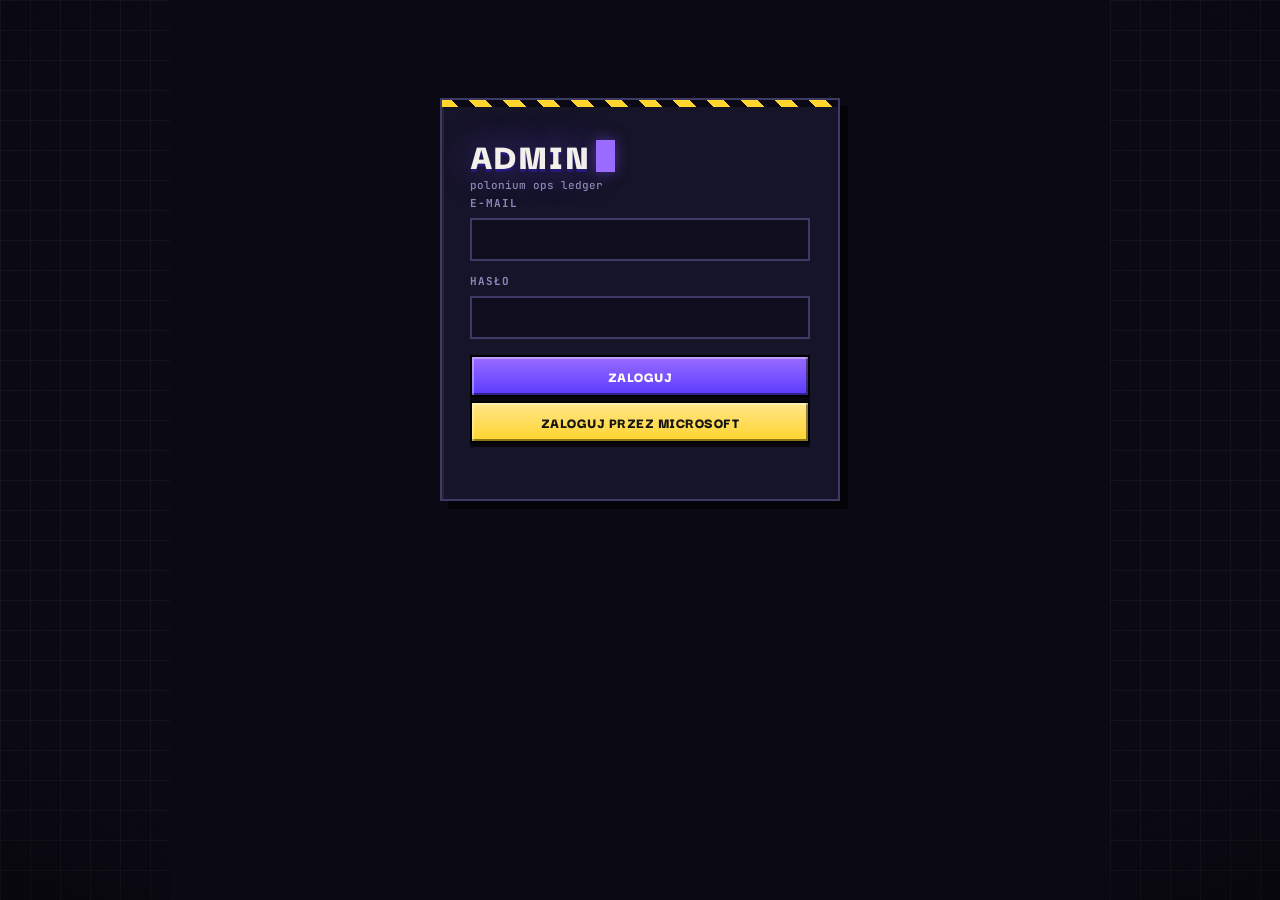
<file: admin/index.html>
<!DOCTYPE html>
<html lang="pl">
<head>
<meta charset="UTF-8">
<meta name="viewport" content="width=device-width, initial-scale=1.0">
<title>Polonium — admin</title>
<meta name="theme-color" content="#0b0a14">
<link rel="preload" href="fonts/DarkerGrotesque-900-latin.woff2" as="font" type="font/woff2" crossorigin>
<link rel="preload" href="fonts/JetBrainsMono-500-latin.woff2" as="font" type="font/woff2" crossorigin>
<link rel="stylesheet" href="fonts.css?v=5">
<link rel="stylesheet" href="../styles.css">
<link rel="stylesheet" href="admin.css?v=10">
</head>
<body>
<div id="bg" aria-hidden="true"><div class="grid"></div><div class="noise"></div></div>
<main class="admin-wrap">
  <div id="toast-box" role="status" aria-live="polite"></div>

  <section id="login-view" class="acard" aria-label="logowanie">
    <div class="ahead">ADMIN<span class="cursor" aria-hidden="true"></span><small>polonium ops ledger</small></div>
    <label>e-mail<input id="a-email" type="email" autocomplete="username" spellcheck="false"></label>
    <label>hasło<input id="a-pass" type="password" autocomplete="current-password"></label>
    <button id="a-login" class="abtn">zaloguj</button>
    <button id="a-ms" class="abtn ms">zaloguj przez Microsoft</button>
    <p id="a-err" role="alert"></p>
  </section>

  <section id="panel-view" class="hidden" aria-label="panel">
    <header class="ahead row">
      <span>polonium · admin</span>
      <span class="hrow">
        <input id="a-nick" placeholder="twój nick" autocomplete="off" aria-label="nick admina">
        <input id="a-newpass" type="password" placeholder="nowe hasło" autocomplete="new-password" aria-label="nowe hasło">
        <button id="a-setpass" class="abtn ghost">zmień</button>
        <button id="a-logout">wyloguj</button>
      </span>
    </header>
    <div id="a-passmsg" role="status"></div>

    <div id="stats-row" aria-label="statystyki">
      <div class="stat"><b id="st-open">–</b><small>otwarte tickety</small></div>
      <div class="stat"><b id="st-lic">–</b><small>aktywne licencje</small></div>
      <div class="stat"><b id="st-dl">–</b><small>pobrania 24h</small></div>
      <div class="stat"><b id="st-fail">–</b><small>nieudane próby 24h</small></div>
    </div>

    <nav class="atabs" aria-label="sekcje panelu">
      <button data-t="tickets" class="active">tickety <b id="c-tickets"></b></button>
      <button data-t="bugs">bugi <b id="c-bugs"></b></button>
      <button data-t="licenses">licencje</button>
      <button data-t="kill">kill-switch</button>
      <button data-t="updates">update</button>
      <button data-t="attempts">próby</button>
      <button data-t="downloads">pobrania</button>
    </nav>

    <div class="atab active" id="tab-tickets">
      <div class="tfilters" role="group" aria-label="filtr ticketów">
        <button data-f="open" class="active">otwarte</button>
        <button data-f="closed">zamknięte</button>
        <button data-f="cancelled">anulowane</button>
        <button data-f="all">wszystkie</button>
      </div>
      <div id="ticket-list"></div>
      <div id="ticket-conv" class="hidden">
        <button id="conv-back" class="abtn ghost">← tickety</button>
        <div id="conv-head"></div>
        <div id="conv-msgs" aria-live="polite"></div>
        <div class="qfill" id="conv-qf" role="group" aria-label="szybkie odpowiedzi">
          <button class="abtn ghost" data-t="Płatność zaksięgowana ✅ Klucz generuję poniżej.">płatność ✓</button>
          <button class="abtn ghost" data-t="Dziękujemy za zakup!">dzięki</button>
          <button class="abtn ghost" data-t="Podaj nick z Tipply — musi zgadzać się z nickiem z ticketa, inaczej nie znajdę wpłaty.">nick?</button>
          <button class="abtn ghost" id="conv-keygen">🎲 key</button>
        </div>
        <div class="arow" id="conv-reply">
          <input id="conv-input" placeholder="odpowiedź..." autocomplete="off" aria-label="odpowiedź">
          <button id="conv-send" class="abtn">wyślij</button>
        </div>
        <div class="arow" id="conv-ops"></div>
      </div>
    </div>

    <div class="atab" id="tab-bugs">
      <div class="arow">
        <input id="bug-token" type="password" placeholder="token (tylko gdy bez logowania)" autocomplete="off" aria-label="token bug-admin">
        <button id="bug-tok-save" class="abtn ghost">zapisz</button>
        <span id="bug-tok-msg" role="status"></span>
      </div>
      <div class="tfilters" role="group" aria-label="filtr bugów">
        <button data-f="new" class="active">nowe</button>
        <button data-f="accepted">przyjęte</button>
        <button data-f="fixed">naprawione</button>
        <button data-f="rejected">odrzucone</button>
        <button data-f="all">wszystkie</button>
      </div>
      <div id="bug-list"></div>
    </div>

    <div class="atab" id="tab-licenses">
      <div class="arow">
        <input id="lic-label" placeholder="label np. vip" autocomplete="off" aria-label="label klucza">
        <select id="lic-days" aria-label="czas licencji">
          <option value="1">1D</option>
          <option value="7">7D</option>
          <option value="30" selected>30D</option>
          <option value="lifetime">lifetime</option>
        </select>
        <button id="lic-gen" class="abtn">generuj klucz</button>
      </div>
      <div id="lic-new" role="status"></div>
      <div id="lic-list"></div>
    </div>

    <div class="atab" id="tab-kill">
      <div id="kill-box"></div>
      <div class="arow col">
        <label>admin e-maile (microsoft)<input id="adm-emails" placeholder="a@x, b@y" autocomplete="off" spellcheck="false"></label>
        <button id="adm-save" class="abtn">zapisz</button>
        <span id="adm-msg" role="status"></span>
      </div>
    </div>

    <div class="atab" id="tab-updates">
      <div class="arow col">
        <input id="up-ver" placeholder="wersja np. 0.4.37" autocomplete="off" aria-label="wersja">
        <input id="up-url" placeholder="url do exe" autocomplete="off" spellcheck="false" aria-label="url">
        <textarea id="up-log" rows="2" placeholder="changelog" aria-label="changelog"></textarea>
        <button id="up-add" class="abtn">dodaj update</button>
      </div>
      <div id="up-list"></div>
    </div>

    <div class="atab" id="tab-attempts"><div id="att-list"></div></div>
    <div class="atab" id="tab-downloads"><div id="dl-list"></div></div>
  </section>
</main>
<script src="admin.js?v=12"></script>
</body>
</html>
</file>
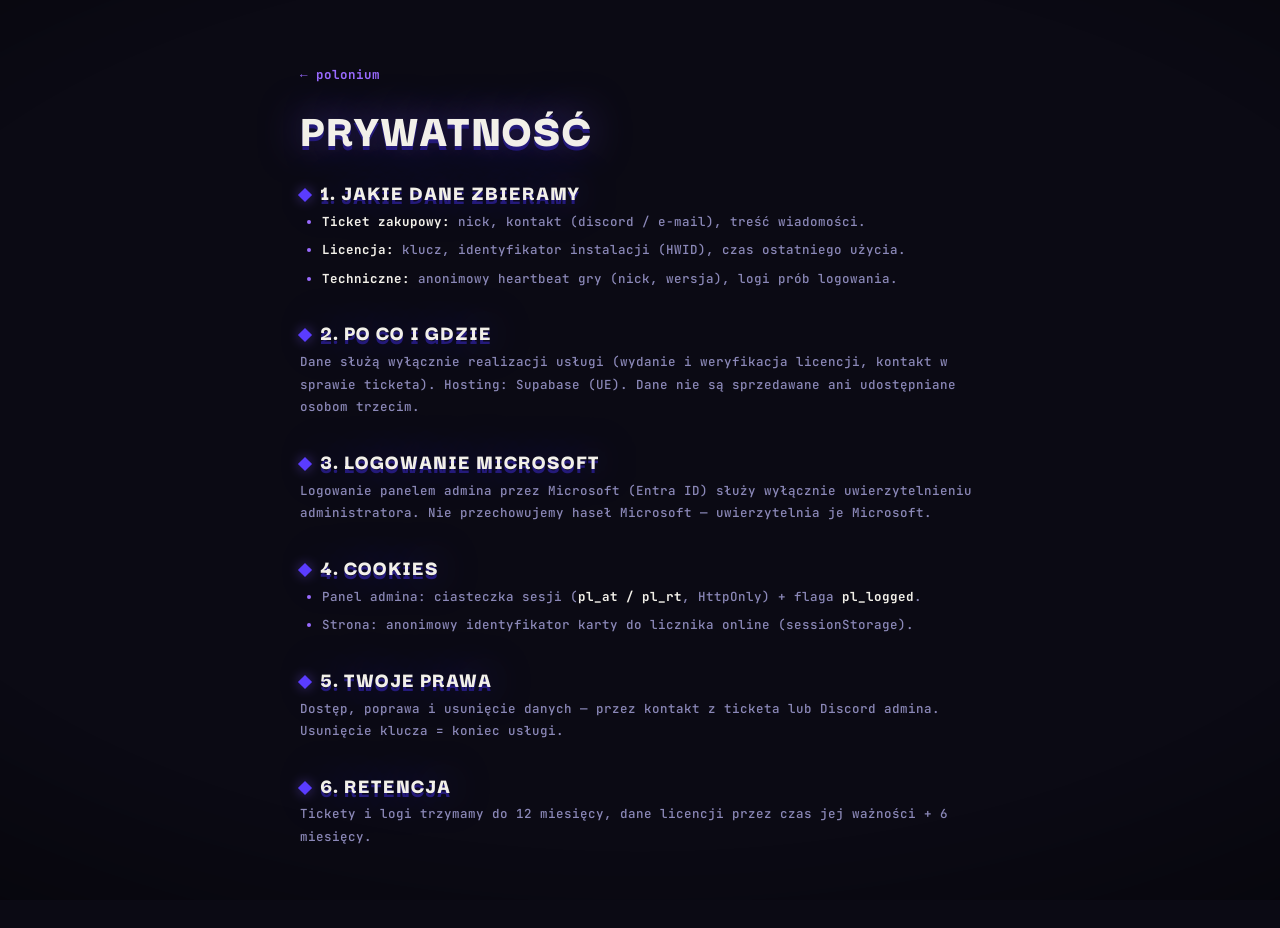
<file: privacy/index.html>
<!DOCTYPE html>
<html lang="pl">
<head>
<meta charset="UTF-8">
<meta name="viewport" content="width=device-width, initial-scale=1.0">
<title>Polonium — prywatność</title>
<meta name="theme-color" content="#0b0a14">
<link rel="stylesheet" href="../fonts.css?v=5">
<link rel="stylesheet" href="../styles.css?v=6">
<link rel="stylesheet" href="../doc.css?v=4">
</head>
<body>
<div id="bg" aria-hidden="true"><div class="grid"></div></div>
<main class="doc">
  <p><a href="../">← polonium</a></p>
  <h1>prywatność</h1>
  <h2>1. jakie dane zbieramy</h2>
  <ul>
    <li><b>Ticket zakupowy:</b> nick, kontakt (discord / e-mail), treść wiadomości.</li>
    <li><b>Licencja:</b> klucz, identyfikator instalacji (HWID), czas ostatniego użycia.</li>
    <li><b>Techniczne:</b> anonimowy heartbeat gry (nick, wersja), logi prób logowania.</li>
  </ul>
  <h2>2. po co i gdzie</h2>
  <p>Dane służą wyłącznie realizacji usługi (wydanie i weryfikacja licencji, kontakt w sprawie ticketa). Hosting: Supabase (UE). Dane nie są sprzedawane ani udostępniane osobom trzecim.</p>
  <h2>3. logowanie Microsoft</h2>
  <p>Logowanie panelem admina przez Microsoft (Entra ID) służy wyłącznie uwierzytelnieniu administratora. Nie przechowujemy haseł Microsoft — uwierzytelnia je Microsoft.</p>
  <h2>4. cookies</h2>
  <ul>
    <li>Panel admina: ciasteczka sesji (<b>pl_at / pl_rt</b>, HttpOnly) + flaga <b>pl_logged</b>.</li>
    <li>Strona: anonimowy identyfikator karty do licznika online (sessionStorage).</li>
  </ul>
  <h2>5. twoje prawa</h2>
  <p>Dostęp, poprawa i usunięcie danych — przez kontakt z ticketa lub Discord admina. Usunięcie klucza = koniec usługi.</p>
  <h2>6. retencja</h2>
  <p>Tickety i logi trzymamy do 12 miesięcy, dane licencji przez czas jej ważności + 6 miesięcy.</p>
</main>
</body>
</html>
</file>
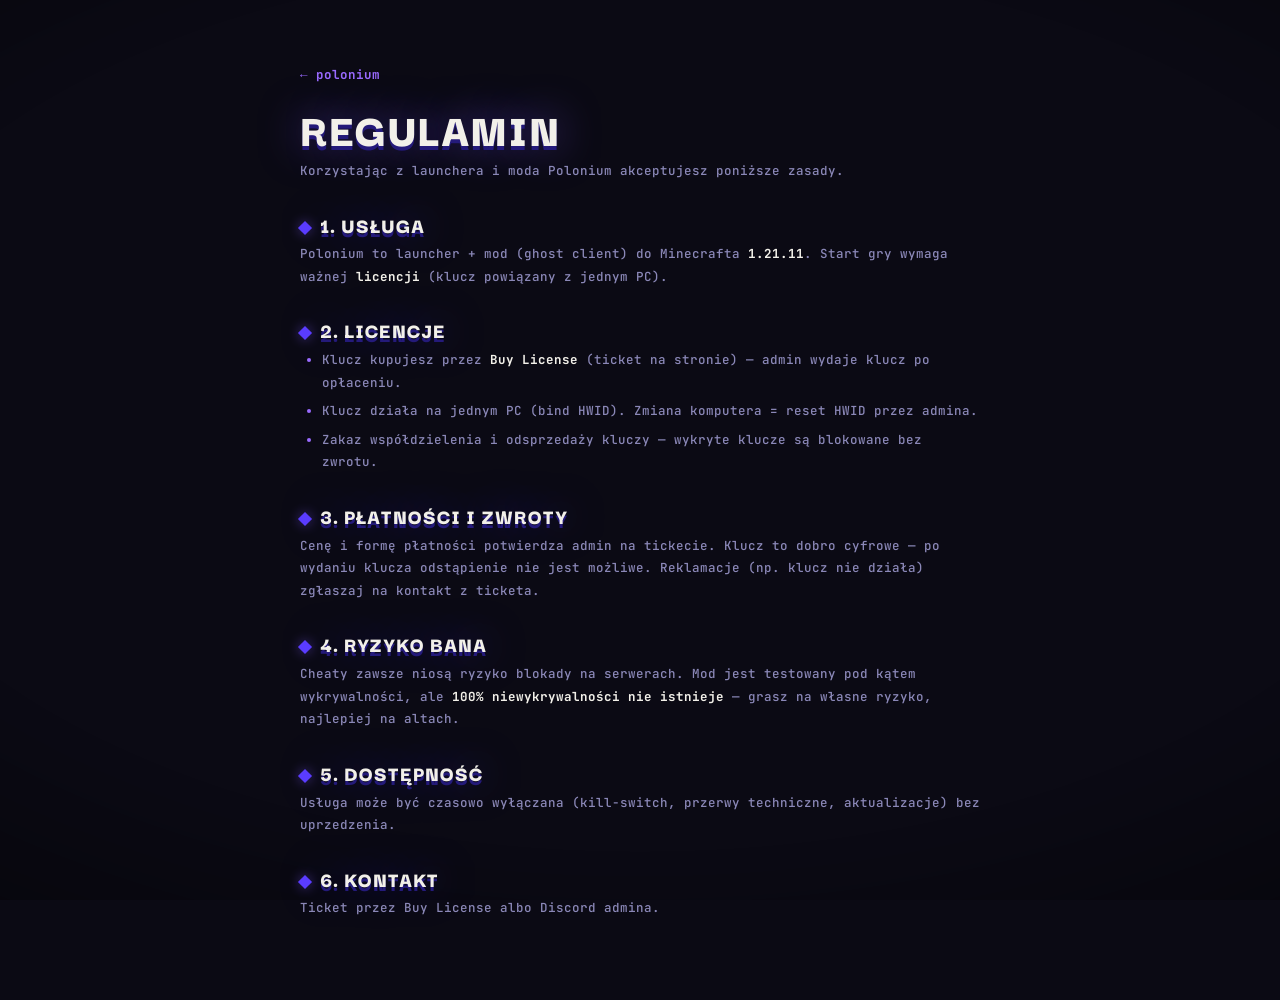
<file: terms/index.html>
<!DOCTYPE html>
<html lang="pl">
<head>
<meta charset="UTF-8">
<meta name="viewport" content="width=device-width, initial-scale=1.0">
<title>Polonium — regulamin</title>
<meta name="theme-color" content="#0b0a14">
<link rel="stylesheet" href="../fonts.css?v=5">
<link rel="stylesheet" href="../styles.css?v=6">
<link rel="stylesheet" href="../doc.css?v=4">
</head>
<body>
<div id="bg" aria-hidden="true"><div class="grid"></div></div>
<main class="doc">
  <p><a href="../">← polonium</a></p>
  <h1>regulamin</h1>
  <p>Korzystając z launchera i moda Polonium akceptujesz poniższe zasady.</p>
  <h2>1. usługa</h2>
  <p>Polonium to launcher + mod (ghost client) do Minecrafta <b>1.21.11</b>. Start gry wymaga ważnej <b>licencji</b> (klucz powiązany z jednym PC).</p>
  <h2>2. licencje</h2>
  <ul>
    <li>Klucz kupujesz przez <b>Buy License</b> (ticket na stronie) — admin wydaje klucz po opłaceniu.</li>
    <li>Klucz działa na jednym PC (bind HWID). Zmiana komputera = reset HWID przez admina.</li>
    <li>Zakaz współdzielenia i odsprzedaży kluczy — wykryte klucze są blokowane bez zwrotu.</li>
  </ul>
  <h2>3. płatności i zwroty</h2>
  <p>Cenę i formę płatności potwierdza admin na tickecie. Klucz to dobro cyfrowe — po wydaniu klucza odstąpienie nie jest możliwe. Reklamacje (np. klucz nie działa) zgłaszaj na kontakt z ticketa.</p>
  <h2>4. ryzyko bana</h2>
  <p>Cheaty zawsze niosą ryzyko blokady na serwerach. Mod jest testowany pod kątem wykrywalności, ale <b>100% niewykrywalności nie istnieje</b> — grasz na własne ryzyko, najlepiej na altach.</p>
  <h2>5. dostępność</h2>
  <p>Usługa może być czasowo wyłączana (kill-switch, przerwy techniczne, aktualizacje) bez uprzedzenia.</p>
  <h2>6. kontakt</h2>
  <p>Ticket przez Buy License albo Discord admina.</p>
</main>
</body>
</html>
</file>
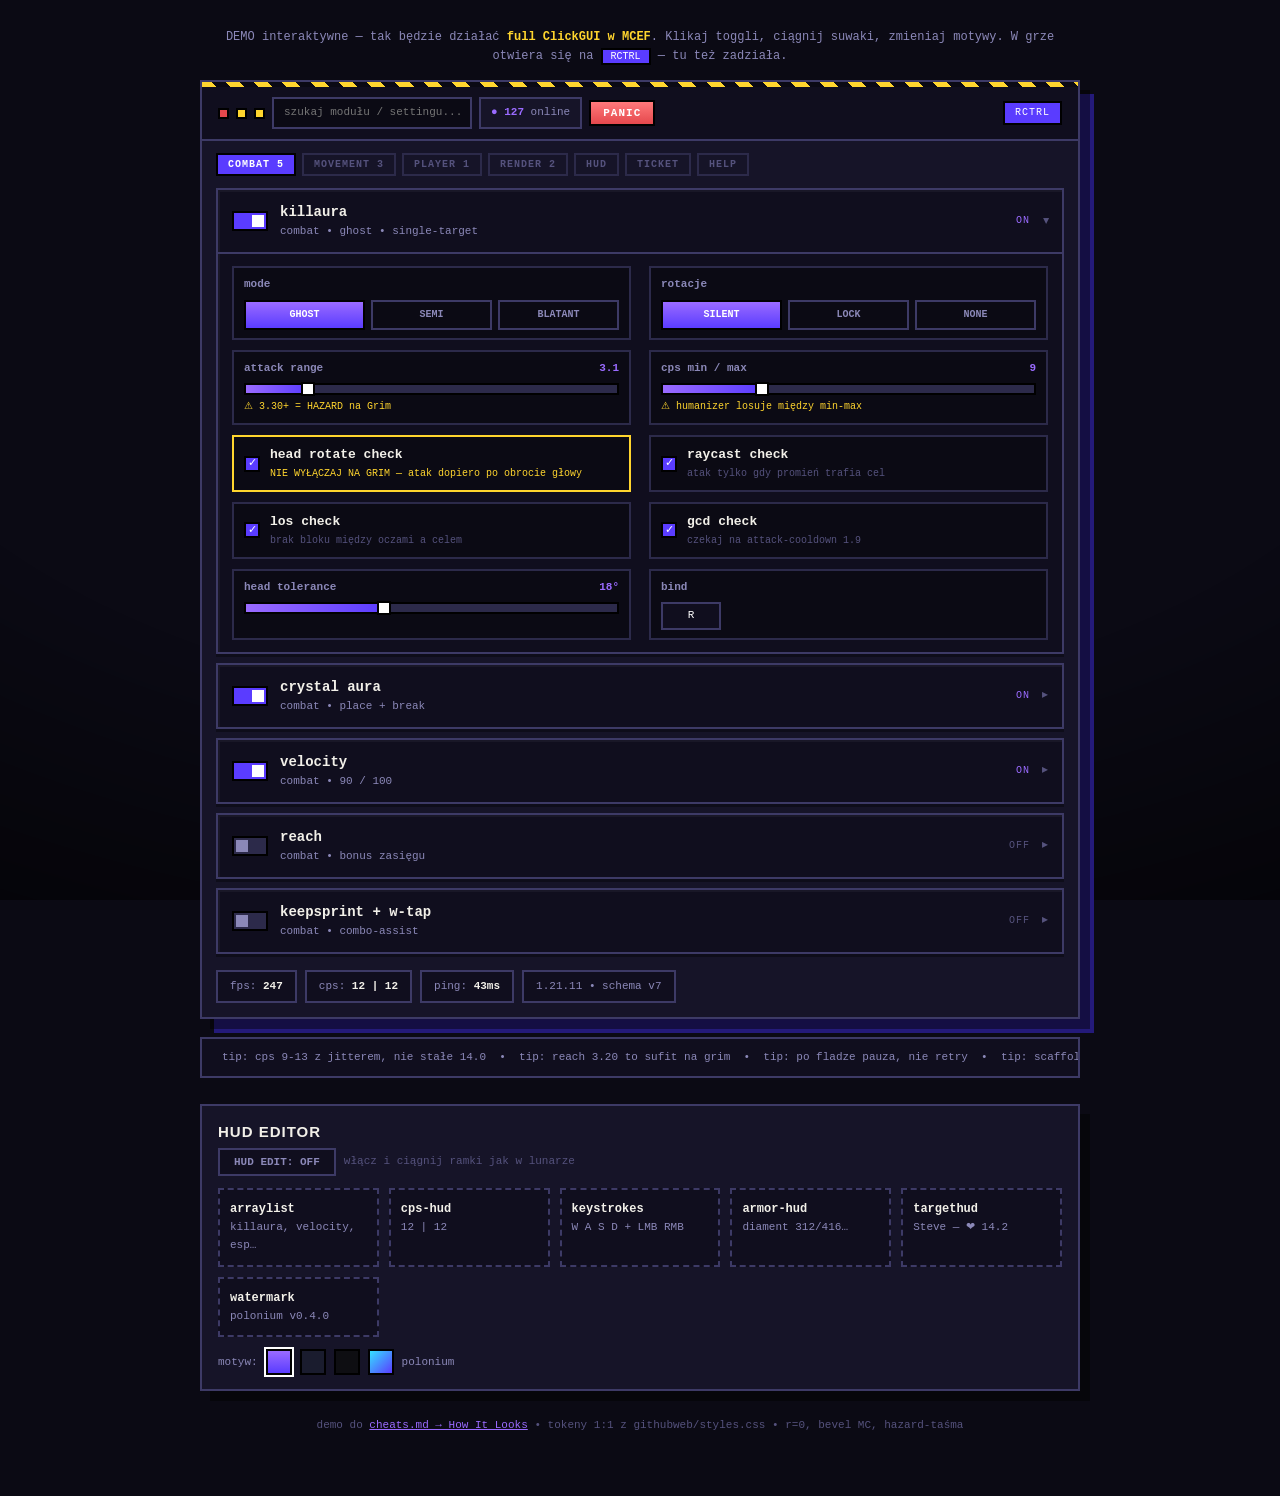
<file: demo/clickgui-preview.html>
<!DOCTYPE html>
<html lang="pl">
<head>
<meta charset="UTF-8">
<meta name="viewport" content="width=device-width, initial-scale=1.0">
<title>polonium — clickgui preview (interaktywne demo MCEF)</title>
<style>
*{box-sizing:border-box;margin:0;padding:0}
:root{
  --bg:#0b0a14; --bg2:#11101f; --panel:#161428; --panel2:#100e1e;
  --line:#2c2a4a; --line2:#3d3a66;
  --txt:#f2f0e9; --dim:#8b88b8; --faint:#55527d;
  --blue:#5a3cff; --blue2:#9a6bff; --blue-dim:#241a7a; --blue-glow:rgba(122,86,255,.5);
  --hazard:#ffd52e; --red:#e5484d; --green:#3ddc84;
  --glow-op:.5;
}
body[data-theme="midnight"]{--blue:#3b2fd6;--blue2:#6f6ff0;--blue-glow:rgba(111,111,240,.28);--glow-op:.3}
body[data-theme="ghost"]{--blue:#4a4a6a;--blue2:#8b88b8;--blue-glow:rgba(139,136,184,.12);--glow-op:.1;--hazard:#8b88b8}
body{background:var(--bg);color:var(--txt);font:13px/1.6 "JetBrains Mono",monospace;min-height:100vh;display:flex;flex-direction:column;align-items:center;padding:28px 16px 60px;transition:background .3s}
body::before{content:'';position:fixed;inset:0;pointer-events:none;background:radial-gradient(115% 90% at 50% 30%,transparent 55%,#000000b0 100%)}
h1,h2{font-family:"Arial Black",sans-serif;font-weight:900;text-transform:uppercase;letter-spacing:1px}
.top-note{color:var(--dim);font-size:12px;margin-bottom:14px;text-align:center;max-width:880px}
.top-note b{color:var(--hazard)}
.top-note kbd{background:var(--blue);border:2px solid #000;color:#fff;padding:1px 8px;font-size:10px}
/* ===== splash ===== */
#splash{position:fixed;inset:0;background:var(--bg);z-index:50;display:flex;align-items:center;justify-content:center;flex-direction:column;gap:14px;transition:opacity .35s}
#splash.gone{opacity:0;pointer-events:none}
#splash .logo{border:2px solid var(--blue2);padding:14px 30px;font-family:"Arial Black";font-size:30px;letter-spacing:6px;color:var(--blue2);box-shadow:0 0 30px var(--blue-glow);animation:bounce .8s ease}
@keyframes bounce{0%{transform:scale(.7);opacity:0}60%{transform:scale(1.06)}100%{transform:scale(1);opacity:1}}
#splash small{color:var(--dim);font-size:11px}
/* ===== okno ===== */
.win{width:min(880px,100%);background:var(--panel);border:2px solid var(--line2);box-shadow:10px 10px 0 #00000073,14px 14px 0 var(--blue-dim);position:relative;transition:transform .18s ease,opacity .18s ease;transform-origin:top center}
.win.hidden-gui{transform:scale(.96) translateY(8px);opacity:0;pointer-events:none;height:0;overflow:hidden;border:none;margin:0}
.win.flash{animation:panicflash .5s}
@keyframes panicflash{0%,100%{box-shadow:10px 10px 0 #00000073,14px 14px 0 var(--blue-dim)}50%{box-shadow:0 0 0 4px var(--red),10px 10px 0 #00000073}}
.win::before{content:'';display:block;height:5px;background:repeating-linear-gradient(45deg,var(--hazard) 0 10px,var(--bg) 10px 20px)}
.winbar{display:flex;align-items:center;gap:7px;padding:10px 16px;border-bottom:2px solid var(--line2);background:var(--panel2);font-size:11px;color:var(--dim);flex-wrap:wrap}
.winbar i.dot{width:11px;height:11px;border:2px solid #000;background:var(--hazard)}
.winbar i.dot:first-child{background:var(--red)}
.winbar .title{margin-left:8px}
.winbar .kbd{margin-left:auto;color:#fff;background:var(--blue);border:2px solid #000;padding:2px 10px;font-size:10px;letter-spacing:1px}
.search{background:var(--bg);border:2px solid var(--line2);color:var(--txt);font:inherit;font-size:11px;padding:5px 10px;width:200px;outline:none}
.search:focus{border-color:var(--blue2)}
.presence{font-size:11px;color:var(--dim);border:2px solid var(--line2);background:var(--panel);padding:5px 10px}
.presence b{color:var(--blue2)}
.panic{background:linear-gradient(180deg,#ff7a7a,var(--red));color:#fff;border:2px solid #000;font-weight:900;font-size:11px;padding:5px 12px;cursor:pointer;letter-spacing:1px;font-family:inherit;transition:transform .08s}
.panic:active{transform:translateY(2px)}
.tabs{display:flex;gap:6px;flex-wrap:wrap;padding:12px 14px 0}
.tabs button{font:700 10px "JetBrains Mono",monospace;letter-spacing:1px;color:var(--faint);border:2px solid var(--line);background:transparent;padding:4px 10px;cursor:pointer;text-transform:uppercase;font-family:inherit;transition:all .12s}
.tabs button:hover{color:#fff}
.tabs button.on{color:#fff;border-color:#000;background:var(--blue)}
.rows{padding:12px 14px 6px;display:flex;flex-direction:column;gap:9px;min-height:120px}
.row{background:var(--panel2);border:2px solid var(--line2);box-shadow:inset 2px 2px 0 #ffffff0a,0 3px 0 #00000059;animation:rowin .22s ease}
@keyframes rowin{from{opacity:0;transform:translateY(-5px)}to{opacity:1;transform:none}}
.row-head{display:flex;align-items:center;gap:12px;padding:11px 14px;cursor:pointer;user-select:none}
.row-head:hover{filter:brightness(1.12)}
.tgl{width:36px;height:20px;border:2px solid #000;background:var(--line);position:relative;flex:none;transition:background .15s}
.tgl::after{content:'';position:absolute;top:2px;left:2px;width:12px;height:12px;background:#8b88b8;transition:left .15s,background .15s}
.row.on .tgl{background:var(--blue)}
.row.on .tgl::after{left:18px;background:#fff}
.row-head b{font-size:14px;display:block}
.row-head small{font-size:11px;color:var(--dim);display:block}
.row-head .st{margin-left:auto;font-size:10px;letter-spacing:1px;color:var(--faint);text-transform:uppercase}
.row.on .row-head .st{color:var(--blue2)}
.row-head .chev{color:var(--faint);font-size:12px;transition:transform .15s}
.row.open .row-head .chev{transform:rotate(90deg)}
.settings{border-top:2px solid var(--line2);padding:12px 14px;display:grid;grid-template-columns:1fr 1fr;gap:10px 18px;overflow:hidden;max-height:600px;transition:max-height .25s ease,padding .25s ease}
.row:not(.open) .settings{display:none}
@media(max-width:640px){.settings{grid-template-columns:1fr}}
.set{background:var(--bg);border:2px solid var(--line);padding:8px 10px}
.set>label{display:flex;justify-content:space-between;font-size:11px;color:var(--dim);margin-bottom:6px}
.set .val{color:var(--blue2);font-weight:700}
.set .risk{color:var(--hazard);font-size:10px;display:block;margin-top:4px}
.seg{display:flex;gap:6px}
.seg span{flex:1;text-align:center;font-size:10px;font-weight:700;padding:5px 0;border:2px solid var(--line2);color:var(--dim);text-transform:uppercase;cursor:pointer;transition:all .12s}
.seg span:hover{color:#fff}
.seg span.on{color:#fff;background:linear-gradient(180deg,var(--blue2),var(--blue));border-color:#000}
.slider{height:12px;background:var(--line);border:2px solid #000;position:relative;cursor:ew-resize;touch-action:none}
.slider i{position:absolute;left:0;top:0;bottom:0;background:linear-gradient(90deg,var(--blue2),var(--blue));pointer-events:none}
.slider em{position:absolute;top:-3px;width:14px;height:14px;background:#fff;border:2px solid #000;transform:translateX(-50%);pointer-events:none}
.check{display:flex;align-items:center;gap:10px;cursor:pointer}
.check i{width:16px;height:16px;border:2px solid var(--faint);flex:none;display:flex;align-items:center;justify-content:center;color:#fff;font-size:11px;font-style:normal;transition:all .12s}
.check.on i{background:var(--blue);border-color:#000}
.check small{display:block;color:var(--faint);font-size:10px}
.check.important{border-color:var(--hazard)}
.check.important small{color:var(--hazard)}
.keybind{display:inline-block;border:2px solid var(--line2);padding:3px 12px;font-size:11px;color:#fff;background:var(--panel2);cursor:pointer;min-width:60px;text-align:center}
.keybind.listening{border-color:var(--hazard);color:var(--hazard);animation:blink 1s infinite}
@keyframes blink{50%{opacity:.4}}
.empty{border:2px dashed var(--line2);padding:26px;text-align:center;color:var(--faint);font-size:12px}
.empty b{color:var(--blue2);display:block;font-size:30px;letter-spacing:6px;font-family:"Arial Black";margin-bottom:8px}
.status{display:flex;gap:8px;flex-wrap:wrap;padding:10px 14px 14px}
.status span{background:var(--panel2);border:2px solid var(--line2);padding:6px 12px;font-size:11px;color:var(--dim)}
.status span b{color:var(--txt);font-variant-numeric:tabular-nums}
.status .grim{color:var(--hazard)}
.hud{width:min(880px,100%);margin-top:26px;background:var(--panel);border:2px solid var(--line2);box-shadow:10px 10px 0 #00000073;padding:14px 16px}
.hud h2{font-size:15px;margin-bottom:4px}
.hud p{color:var(--dim);font-size:12px;margin-bottom:12px}
.hudgrid{position:relative;display:grid;grid-template-columns:repeat(auto-fit,minmax(150px,1fr));gap:10px;min-height:120px}
.hud.edit .hbox{border-style:solid;border-color:var(--hazard);cursor:move}
.hbox{background:var(--panel2);border:2px dashed var(--line2);padding:10px;font-size:11px;color:var(--dim);user-select:none}
.hbox b{color:var(--txt);display:block;font-size:12px}
.hbox .pos{color:var(--hazard);font-size:10px;display:none}
.hud.edit .hbox .pos{display:block}
.hudbar{display:flex;gap:8px;align-items:center;margin-bottom:12px}
.hudbar button{font:700 11px "JetBrains Mono";background:var(--panel2);border:2px solid var(--line2);color:var(--dim);padding:6px 14px;cursor:pointer;text-transform:uppercase;font-family:inherit}
.hudbar button.on{color:#fff;background:linear-gradient(180deg,var(--blue2),var(--blue));border-color:#000}
.themes{display:flex;gap:8px;margin-top:12px;align-items:center;font-size:11px;color:var(--dim)}
.themes i{width:26px;height:26px;border:2px solid #000;cursor:pointer;transition:transform .12s}
.themes i:hover{transform:scale(1.12)}
.themes i.on{outline:2px solid #fff}
.t1{background:linear-gradient(180deg,#9a6bff,#5a3cff)}
.t2{background:#1a1c2e}
.t3{background:#0e0e12}
.t4{background:linear-gradient(135deg,#35e0ff,#5a3cff)}
/* ===== motyw plasma: szkło + poświata, dłuższe miękkie przejścia ===== */
body[data-theme="plasma"]{--bg:#070b16;--panel:rgba(22,20,40,.82);--panel2:rgba(16,14,30,.85);--blue:#35c8ff;--blue2:#9a6bff;--blue-glow:rgba(53,200,255,.45);--glow-op:.6;--hazard:#35e0ff}
body[data-theme="plasma"] .win,body[data-theme="plasma"] .hbox,body[data-theme="plasma"] .chip{backdrop-filter:blur(10px)}
body[data-theme="plasma"] .row,body[data-theme="plasma"] .tgl::after,body[data-theme="plasma"] .slider em{transition-duration:.3s}
/* ===== panel editora znika w trybie edycji ===== */
.hud{transition:opacity .35s ease,transform .35s ease}
body.editing .hud{opacity:0;transform:scale(.96) translateY(10px);pointer-events:none}
body.editing .win,body.editing .ticker,body.editing footer{opacity:.12;pointer-events:none;filter:blur(1px)}
.win,.ticker,footer{transition:opacity .35s ease}
/* ===== scena: podgląd gry ===== */
#stage{position:fixed;inset:0;z-index:40;display:none;overflow:hidden;
 background:radial-gradient(120% 100% at 50% 110%,#1a1440 0%,#0b0a14 55%,#050510 100%)}
#stage.show{display:block;animation:stagein .4s ease}
@keyframes stagein{from{opacity:0}to{opacity:1}}
#stage .gridbg{position:absolute;inset:0;opacity:.14;
 background-image:linear-gradient(var(--line2) 1px,transparent 1px),linear-gradient(90deg,var(--line2) 1px,transparent 1px);
 background-size:48px 48px}
#stage .cross{position:absolute;left:50%;top:50%;width:22px;height:22px;transform:translate(-50%,-50%);opacity:.7}
#stage .cross::before,#stage .cross::after{content:'';position:absolute;background:#fff}
#stage .cross::before{left:10px;top:0;width:2px;height:22px}
#stage .cross::after{top:10px;left:0;width:22px;height:2px}
#stage .wmark{position:absolute;top:14px;left:0;right:0;text-align:center;color:var(--faint);font-size:11px;letter-spacing:3px}
#stage .wmark b{color:var(--blue2)}
.chip{position:absolute;background:var(--panel2);border:2px solid var(--blue2);padding:10px 14px;font-size:11px;color:var(--dim);
 box-shadow:0 0 22px var(--blue-glow),inset 2px 2px 0 #ffffff0a;cursor:grab;user-select:none;touch-action:none;
 transition:box-shadow .25s;animation:chipin .45s cubic-bezier(.2,1.6,.4,1)}
@keyframes chipin{from{opacity:0;transform:scale(.5)}to{opacity:1;transform:scale(1)}}
.chip b{color:var(--txt);display:block;font-size:12px}
.chip .cpos{color:var(--hazard);font-size:10px}
.chip.drag{cursor:grabbing;transform-origin:center;box-shadow:0 0 40px var(--blue-glow);z-index:5}
.chip.drop{animation:wobble .5s ease}
@keyframes wobble{0%{transform:scale(1.12,.88)}30%{transform:scale(.94,1.08)}55%{transform:scale(1.04,.96)}75%{transform:scale(.98,1.02)}100%{transform:scale(1,1)}}
.chip.min{animation:lamp .35s ease forwards}
@keyframes lamp{to{transform:scaleY(.02) scaleX(.6);opacity:0}}
#dock{position:absolute;bottom:64px;left:50%;transform:translateX(-50%);display:flex;gap:8px}
#dock button{background:var(--panel2);border:2px solid var(--line2);color:var(--dim);font:inherit;font-size:10px;padding:6px 12px;cursor:pointer;animation:chipin .3s}
#dock button:hover{color:#fff;border-color:var(--blue2)}
#doneBtn{position:absolute;bottom:16px;left:50%;transform:translateX(-50%);font:700 12px "JetBrains Mono";
 background:linear-gradient(180deg,var(--blue2),var(--blue));color:#fff;border:2px solid #000;padding:10px 34px;cursor:pointer;letter-spacing:2px;font-family:inherit}
#doneBtn:active{transform:translateX(-50%) translateY(2px)}
#gridBtn{position:absolute;bottom:16px;left:16px;font:700 11px "JetBrains Mono";background:var(--panel2);border:2px solid var(--hazard);color:var(--hazard);padding:10px 18px;cursor:pointer;letter-spacing:1px;font-family:inherit}
#gridBtn.off{border-color:var(--line2);color:var(--faint)}
#stage.nogrid .gridbg{display:none}
.chip .cell{color:var(--blue2);font-size:10px;display:block}
.snapv,.snaph{position:absolute;background:var(--hazard);opacity:.6;display:none;z-index:4}
.snapv{top:0;bottom:0;width:2px}.snaph{left:0;right:0;height:2px}
footer{margin-top:26px;color:var(--faint);font-size:11px;text-align:center}
footer a{color:var(--blue2)}
.ticker{width:min(880px,100%);margin-top:18px;overflow:hidden;border:2px solid var(--line2);background:var(--panel2);padding:8px 0;white-space:nowrap}
.ticker span{display:inline-block;padding-left:20px;color:var(--dim);font-size:11px;animation:tick 18s linear infinite}
@keyframes tick{to{transform:translateX(-50%)}}
/* ===== bug report ===== */
.bugform{border:2px solid var(--line2);background:var(--bg);padding:14px;animation:rowin .22s ease}
.bugform h3{font-size:15px}
.bugform p{color:var(--faint);font-size:11px;margin:2px 0 10px}
.bugform .brow{display:grid;grid-template-columns:1fr 1fr 1fr;gap:8px;margin-bottom:8px}
@media(max-width:640px){.bugform .brow{grid-template-columns:1fr}}
.bugform input,.bugform select,.bugform textarea{background:var(--panel2);border:2px solid var(--line2);color:var(--txt);font:inherit;font-size:12px;padding:8px 10px;width:100%;outline:none}
.bugform input:focus,.bugform select:focus,.bugform textarea:focus{border-color:var(--blue2)}
.bugform select option{background:var(--panel2)}
.bugform textarea{min-height:90px;resize:vertical;margin:8px 0}
.bugform .brow2{display:flex;gap:12px;align-items:center;flex-wrap:wrap}
.bugform button{font:900 13px "Arial Black";background:linear-gradient(180deg,var(--blue2),var(--blue));color:#fff;border:2px solid #000;padding:10px 26px;cursor:pointer;letter-spacing:1px;box-shadow:inset 2px 2px 0 #ffffff59,0 4px 0 #000000a6}
.bugform button:active{transform:translateY(3px);box-shadow:inset 2px 2px 0 #ffffff59,0 1px 0 #000000a6}
.bugform button:disabled{filter:grayscale(1) brightness(.7);cursor:wait}
#bug-status{font-size:11px;color:var(--dim)}
#bug-status.ok{color:var(--green)}#bug-status.err{color:var(--red)}#bug-status.wait{color:var(--hazard)}
#toast{position:fixed;bottom:24px;left:50%;transform:translateX(-50%) translateY(20px);background:var(--panel);border:2px solid var(--blue2);color:var(--txt);font-size:12px;padding:10px 22px;opacity:0;transition:all .25s;z-index:60;pointer-events:none;box-shadow:0 0 24px var(--blue-glow)}
#toast.show{opacity:1;transform:translateX(-50%) translateY(0)}
</style>
</head>
<body data-theme="polonium">

<div id="splash"><div class="logo">POLONIUM</div><small>weryfikacja licencji… Grim Tested ✅</small></div>
<div id="toast"></div>

<p class="top-note">DEMO interaktywne — tak będzie działać <b>full ClickGUI w MCEF</b>. Klikaj toggli, ciągnij suwaki, zmieniaj motywy. W grze otwiera się na <kbd>RCTRL</kbd> — tu też zadziała.</p>

<div class="win" id="win">
  <div class="winbar">
    <i class="dot"></i><i class="dot"></i><i class="dot"></i>
    <input class="search" id="search" placeholder="szukaj modułu / settingu...">
    <span class="presence"><b id="presence">● 128</b> online</span>
    <button class="panic" id="panic">PANIC</button>
    <span class="kbd">RCTRL</span>
  </div>
  <div class="tabs" id="tabs"></div>
  <div class="rows" id="rows"></div>
  <div class="status">
    <span>fps: <b id="fps">240</b></span><span>cps: <b id="cps">12 | 13</b></span><span>ping: <b id="ping">38ms</b></span><span>1.21.11 • schema v7</span>
  </div>
</div>

<div class="ticker"><span id="ticker">tip: cps 9-13 z jitterem, nie stałe 14.0 &nbsp;•&nbsp; tip: reach 3.20 to sufit na grim &nbsp;•&nbsp; tip: po fladze pauza, nie retry &nbsp;•&nbsp; tip: scaffold zawsze z rotacją &nbsp;•&nbsp; tip: po fladze pauza, nie retry &nbsp;•&nbsp;</span></div>

<div class="hud" id="hud">
  <h2>hud editor</h2>
  <div class="hudbar"><button id="hudedit">hud edit: off</button><span style="font-size:11px;color:var(--faint)">włącz i ciągnij ramki jak w lunarze</span></div>
  <div class="hudgrid" id="hudgrid">
    <div class="hbox" data-el="arraylist"><b>arraylist</b><span class="mods">killaura, velocity, esp…</span><span class="pos">x:12% y:8%</span></div>
    <div class="hbox" data-el="cps"><b>cps-hud</b><span id="cpsbox">12 | 13</span><span class="pos">x:4% y:60%</span></div>
    <div class="hbox" data-el="keys"><b>keystrokes</b>W A S D + LMB RMB<span class="pos">x:44% y:78%</span></div>
    <div class="hbox" data-el="armor"><b>armor-hud</b>diament 312/416…<span class="pos">x:44% y:88%</span></div>
    <div class="hbox" data-el="target"><b>targethud</b>Steve — ❤ 14.2<span class="pos">x:60% y:30%</span></div>
    <div class="hbox" data-el="wm"><b>watermark</b>polonium v0.4.0<span class="pos">x:88% y:4%</span></div>
  </div>
  <div class="themes">motyw: <i class="t1 on" data-th="polonium" title="polonium"></i><i class="t2" data-th="midnight" title="midnight"></i><i class="t3" data-th="ghost" title="ghost"></i><i class="t4" data-th="plasma" title="plasma"></i><span id="thname">polonium</span></div>
</div>

<!-- scena edycji HUD jak w grze -->
<div id="stage">
  <div class="gridbg"></div>
  <div class="cross"></div>
  <div class="wmark">PODGLĄD GRY — <b>1.21.11</b> • ciągnij ramki • 2×klik = schowaj (lampa) • G = siatka • ESC = gotowe</div>
  <div class="snapv" id="snapv"></div>
  <div class="snaph" id="snaph"></div>
  <div id="chips"></div>
  <div id="dock"></div>
  <button id="gridBtn">SIATKA: ON</button>
  <button id="doneBtn">GOTOWE ✓</button>
</div>

<footer>demo do <a href="./cheats.md">cheats.md → How It Looks</a> • tokeny 1:1 z githubweb/styles.css • r=0, bevel MC, hazard-taśma</footer>

<script>
const CATS=[["combat",5],["movement",3],["player",1],["render",2],["hud",0],["ticket",0],["help",0]];
// type: seg [options,val] | slider [min,max,step,val,unit] | check [val,hint,important] | bind [val]
const MODS=[
{id:"killaura",cat:"combat",name:"killaura",desc:"combat • ghost • single-target",on:true,open:true,set:[
 ["seg","mode","Ghost|Semi|Blatant",0],["seg","rotacje","Silent|Lock|None",0],
 ["slider","attack range",3.0,3.6,0.05,3.10,"",["3.30+ = HAZARD na Grim"]],
 ["slider","cps min / max",5,20,1,9,"",["humanizer losuje między min-max"]],
 ["check","head rotate check",true,"NIE WYŁĄCZAJ NA GRIM — atak dopiero po obrocie głowy",true],
 ["check","raycast check",true,"atak tylko gdy promień trafia cel",false],
 ["check","los check",true,"brak bloku między oczami a celem",false],
 ["check","gcd check",true,"czekaj na attack-cooldown 1.9",false],
 ["slider","head tolerance",5,40,1,18,"°",[]],["bind","bind","R"]]},
{id:"crystal",cat:"combat",name:"crystal aura",desc:"combat • place + break",on:true,set:[
 ["slider","place range",3,6,0.5,4.5,"",[""]],["slider","break range",3,6,0.5,4.5,"",[""]],
 ["slider","min-damage wroga",2,15,0.5,6.0,"",["jak FAQ: ustaw min-damage"]],
 ["slider","max-damage własne",2,12,0.5,4.0,"",["self-pop guard"]],
 ["check","self-pop guard",true,"nigdy nie bij jeśli zabije Ciebie",true],
 ["check","totem link",true,"przerwij combo gdy brak totemu i HP<8",false]]},
{id:"velocity",cat:"combat",name:"velocity",desc:"combat • 90 / 100",on:true,set:[
 ["seg","tryb","Grim-Safe|Matrix|Custom",0],
 ["slider","horizontal %",0,100,1,90,"%",["0% = anti-kb = ban"]],
 ["slider","vertical %",0,100,1,100,"%",[""]],
 ["check","jump reset",true,"reset przy skoku",false],
 ["check","fishing guard",true,"nie ruszaj kb od wędki",false],
 ["check","explosion guard",true,"nie ruszaj kb od kryształów",false]]},
{id:"reach",cat:"combat",name:"reach",desc:"combat • bonus zasięgu",on:false,set:[
 ["slider","reach distance",3.0,3.6,0.01,3.20,"",["3.30+ tylko testy lokalne"]],
 ["check","raycast check",true,"atak tylko gdy raycast dosięga",false],
 ["check","ping adapt",true,"ping>150 → auto −0.05",false]]},
{id:"keepsprint",cat:"combat",name:"keepsprint + w-tap",desc:"combat • combo-assist",on:false,set:[
 ["check","keepsprint",true,"sprint nie spada po hicie",false],
 ["check","w-tap assist",true,"mikro puszczanie W po hicie",false],
 ["slider","w-tap delay",40,160,5,80,"ms",[""]]]},
{id:"scaffold",cat:"combat",name:"scaffold",desc:"movement • grim-safe",on:true,cat2:"movement",set:[
 ["seg","tryb","Legit|Grim-Safe|Blatant",1],["seg","rotacje","Silent|Lock|None",0],
 ["slider","place delay",0,150,5,60,"ms",[""]],
 ["check","head rotate check",true,"place TYLKO po obrocie głowy",true],
 ["check","safewalk",true,"auto-shift na krawędzi",false],
 ["check","slot guard",true,"nie zjedz ostatniego stacka",false]]},
{id:"speed",cat:"movement",name:"speed",desc:"movement • auto-off na grim",on:false,set:[
 ["seg","tryb","Strafe|LowHop|Off",0],["check","autohop",true,"auto-skok",false],
 ["check","grim autodisable",true,"na serwerach z Grim sam się wyłącza",true]]},
{id:"mlg",cat:"movement",name:"nofall + mlg",desc:"movement • auto-woda",on:false,set:[
 ["seg","nofall","Packet|MLG-Only|Off",1],
 ["slider","mlg min height",4,12,1,6,"",["jak FAQ: 6+ kratek"]],
 ["check","slot scan",true,"skan hotbaru po wiadrze",false],
 ["check","nether guard",true,"w Netherze MLG OFF",false]]},
{id:"autoarmor",cat:"player",name:"autoarmor + totem",desc:"player • inventory-assist",on:false,set:[
 ["check","autoarmor",true,"zakładaj najlepszą zbroję",false],
 ["slider","click delay",50,400,10,150,"ms",["<80 ryzyko"]],
 ["check","autototem",true,"totem do offhanda",false],
 ["slider","totem threshold",4,16,1,10,"HP",[""]]]},
{id:"esp",cat:"render",name:"esp",desc:"render • box + health",on:true,set:[
 ["seg","tryb","Box|Box+HP|Chams-Lite",0],
 ["slider","range",16,256,8,64,"m",["wydajność"]],
 ["check","through walls",true,"sedno ESP",false],
 ["check","streamer proof",true,"ukryj na F1 / stream-mode",false],
 ["check","tracers",false,"linie do graczy (śmiecą)",false]]},
{id:"fullbright",cat:"render",name:"fullbright",desc:"render • gamma 12",on:true,set:[
 ["slider","gamma",1,20,1,12,"",[""]],
 ["check","noblind",true,"brak ciemności / blind",false]]},
];
MODS.find(m=>m.id==="scaffold").cat="movement";
let curCat="combat", query="";
const rows=document.getElementById("rows"), tabs=document.getElementById("tabs");

function toast(msg){const t=document.getElementById("toast");t.textContent=msg;t.classList.add("show");clearTimeout(t._h);t._h=setTimeout(()=>t.classList.remove("show"),1800);}

// ===== bug report -> backend (Edge Function bug-report) =====
const BUG_API="https://jofzsdbebwbjbsitetli.supabase.co/functions/v1/bug-report";
const BUG_ANON="eyJhbGciOiJIUzI1NiIsInR5cCI6IkpXVCJ9.eyJpc3MiOiJzdXBhYmFzZSIsInJlZiI6ImpvZnpzZGJlYndiamJzaXRldGxpIiwicm9sZSI6ImFub24iLCJpYXQiOjE3OTE1ODkxMTgsImV4cCI6MjEwNzE2NTExOH0.OrfEkY_SWHfl1TaJZAyKxDrzICch-L48ft8o1LfNyws";
function bindBug(){
  const btn=document.getElementById("bug-send"),st=document.getElementById("bug-status");
  const say=(msg,cls)=>{st.textContent=msg;st.className=cls||"";};
  let cd=0;
  btn.onclick=async()=>{
    if(cd>0)return;
    const nick=document.getElementById("bug-nick").value.trim(),
      contact=document.getElementById("bug-contact").value.trim(),
      module=document.getElementById("bug-module").value,
      title=document.getElementById("bug-title").value.trim(),
      text=document.getElementById("bug-text").value.trim(),
      honey=document.getElementById("bug-honey").value;
    btn.disabled=true;say("wysyłam do backendu…","wait");
    try{
      const r=await fetch(BUG_API,{method:"POST",
        headers:{"Content-Type":"application/json",apikey:BUG_ANON,Authorization:"Bearer "+BUG_ANON},
        body:JSON.stringify({nick,contact,module,title,text,honey})});
      const j=await r.json().catch(()=>({}));
      if(r.status===429){say(`spam-guard: odczekaj ${j.retry_after||30}s`,"err");cd=j.retry_after||30;tick();return;}
      if(!r.ok){say("błąd: "+(j.error||r.status),"err");btn.disabled=false;return;}
      say(`zapisano ✓ (id ${String(j.id||"").slice(0,8)}…) — dla admina widoczne za ${j.visible_after_s||30}s`,"ok");
      document.getElementById("bug-title").value="";document.getElementById("bug-text").value="";
      cd=30;tick(); // lokalny cooldown jak w backendzie
    }catch{ say("brak połączenia z backendem","err");btn.disabled=false; }
  };
  function tick(){
    if(cd<=0){btn.disabled=false;btn.textContent="WYŚLIJ REPORT";return;}
    btn.disabled=true;btn.textContent=`CZEKAJ ${cd}s`;cd--;setTimeout(tick,1000);
  }
}

function renderTabs(){
  tabs.innerHTML=CATS.map(([c,n])=>`<button data-c="${c}" class="${c===curCat?'on':''}">${c}${n?` ${n}`:""}</button>`).join("");
  tabs.querySelectorAll("button").forEach(b=>b.onclick=()=>{curCat=b.dataset.c;renderTabs();renderRows();});
}
function matchQ(m){
  if(!query)return true;const q=query.toLowerCase();
  return (m.name+m.desc+JSON.stringify(m.set)).toLowerCase().includes(q);
}
function setHTML(s){
  const t=s[0],k=s[1];
  if(t==="seg"){const[o,v]=[s[2].split("|"),s[3]];return `<div class="set"><label><b>${k}</b></label><div class="seg" data-k="${k}">${o.map((x,i)=>`<span data-i="${i}" class="${i===v?'on':''}">${x}</span>`).join("")}</div>${s[4]?`<span class="risk">⚠ ${s[4]}</span>`:""}</div>`;}
  if(t==="slider"){const[mn,mx,st,v,u,risk]=s.slice(2);const p=(v-mn)/(mx-mn)*100;
    return `<div class="set"><label><b>${k}</b><span class="val" data-v>${v}${u}</span></label><div class="slider" data-k="${k}" data-mn="${mn}" data-mx="${mx}" data-st="${st}" data-u="${u}"><i style="width:${p}%"></i><em style="left:${p}%"></em></div>${risk&&risk[0]?`<span class="risk">⚠ ${risk[0]}</span>`:""}</div>`;}
  if(t==="check"){const[v,h,imp]=s.slice(2);
    return `<div class="set check ${v?'on':''} ${imp?'important':''}" data-k="${k}"><i>${v?'✓':''}</i><div><b>${k}</b><small>${h}</small></div></div>`;}
  if(t==="bind"){return `<div class="set"><label><b>${k}</b></label><span class="keybind" data-k="${k}">${s[2]}</span></div>`;}
  return "";
}
function renderRows(){
  const list=MODS.filter(m=>m.cat===curCat&&matchQ(m));
  if(curCat==="hud"){rows.innerHTML=`<div class="empty"><b>HUD</b>arraylist • cps • keystrokes • armor — podgląd na żywo poniżej ⬇<br>zębatka → hud edit → ciągnij ramki</div>`;return;}
  if(curCat==="ticket"){rows.innerHTML=`<div class="bugform">
    <h3>BUG REPORT</h3>
    <p>leci do backendu → weryfikacja + zapis z 30s opóźnieniem (antyspam: 1 raport / 30s)</p>
    <div class="brow"><input id="bug-nick" maxlength="24" placeholder="nick">
    <input id="bug-contact" maxlength="64" placeholder="kontakt (discord)">
    <select id="bug-module">${["killaura","crystal","velocity","reach","keepsprint","scaffold","speed","mlg","autoarmor","esp","fullbright","hud","launcher","strona","inne"].map(m=>`<option>${m}</option>`).join("")}</select></div>
    <input id="bug-title" maxlength="80" placeholder="tytuł (min 5 znaków)">
    <textarea id="bug-text" maxlength="2000" placeholder="co się stało? kroki, moduł, serwer... (min 10 znaków)"></textarea>
    <input id="bug-honey" style="display:none" tabindex="-1" autocomplete="off">
    <div class="brow2"><button id="bug-send">WYŚLIJ REPORT</button><span id="bug-status"></span></div>
    </div>`;bindBug();return;}
  if(curCat==="help"){rows.innerHTML=`<div class="empty"><b>HELP</b>RCTRL = menu • bind: kliknij wiersz → klawisz • Backspace = czyść, Esc = anuluj<br>MLG: wiadro w hotbarze, skok 6+ kratek, nie w Netherze</div>`;return;}
  if(!list.length){rows.innerHTML=`<div class="empty"><b>∅</b>brak wyników dla „${query}"</div>`;return;}
  rows.innerHTML=list.map(m=>`<div class="row ${m.on?'on':''} ${m.open?'open':''}" data-id="${m.id}">
    <div class="row-head"><span class="tgl"></span><div><b>${m.name}</b><small>${m.desc}</small></div><span class="st">${m.on?'on':'off'}</span><span class="chev">▸</span></div>
    <div class="settings">${m.set.map(setHTML).join("")}</div></div>`).join("");
  bindRows();
}
function bindRows(){
  rows.querySelectorAll(".row").forEach(r=>{
    const m=MODS.find(x=>x.id===r.dataset.id);
    r.querySelector(".row-head").onclick=e=>{
      if(e.target.closest(".tgl")){m.on=!m.on;r.classList.toggle("on",m.on);r.querySelector(".st").textContent=m.on?"on":"off";return;}
      m.open=!m.open;r.classList.toggle("open",m.open);
    };
    r.querySelectorAll(".seg span").forEach(sp=>sp.onclick=()=>{
      const box=sp.parentElement;box.querySelectorAll("span").forEach(x=>x.classList.remove("on"));sp.classList.add("on");
      const s=m.set.find(x=>x[0]==="seg"&&x[1]===box.dataset.k);s[3]=+sp.dataset.i;
    });
    r.querySelectorAll(".check").forEach(c=>c.onclick=()=>{
      const s=m.set.find(x=>x[0]==="check"&&x[1]===c.dataset.k);s[2]=!s[2];
      c.classList.toggle("on",s[2]);c.querySelector("i").textContent=s[2]?"✓":"";
      if(s[2]===false&&c.classList.contains("important"))toast("⚠ "+s[1]+" OFF — ryzyko flag na Grim");
    });
    r.querySelectorAll(".slider").forEach(sl=>{
      const s=m.set.find(x=>x[0]==="slider"&&x[1]===sl.dataset.k);
      const move=e=>{const rc=sl.getBoundingClientRect();let p=(e.clientX-rc.left)/rc.width;p=Math.max(0,Math.min(1,p));
        let v=+sl.dataset.mn+p*(+sl.dataset.mx-+sl.dataset.mn);v=Math.round(v/+sl.dataset.st)*+sl.dataset.st;v=+v.toFixed(2);
        s[5]=v;const pc=(v-+sl.dataset.mn)/(+sl.dataset.mx-+sl.dataset.mn)*100;
        sl.querySelector("i").style.width=pc+"%";sl.querySelector("em").style.left=pc+"%";
        sl.closest(".set").querySelector("[data-v]").textContent=v+sl.dataset.u;};
      sl.onpointerdown=e=>{sl.setPointerCapture(e.pointerId);move(e);
        const up=()=>{sl.onpointermove=null;sl.onpointerup=null;};sl.onpointermove=move;sl.onpointerup=up;};
    });
    r.querySelectorAll(".keybind").forEach(kb=>kb.onclick=()=>{
      kb.classList.add("listening");kb.textContent="…";
      const h=e=>{e.preventDefault();
        const s=m.set.find(x=>x[0]==="bind");
        if(e.key==="Backspace"){s[2]="—";}else if(e.key==="Escape"){kb.classList.remove("listening");kb.textContent=s[2];document.removeEventListener("keydown",h,true);return;}
        else{s[2]=e.key.toUpperCase();}
        kb.textContent=s[2];kb.classList.remove("listening");document.removeEventListener("keydown",h,true);};
      document.addEventListener("keydown",h,true);
    });
  });
}
// search
document.getElementById("search").oninput=e=>{query=e.target.value.trim();renderRows();};
// panic
document.getElementById("panic").onclick=e=>{
  MODS.forEach(m=>m.on=false);renderRows();
  const w=document.getElementById("win");w.classList.remove("flash");void w.offsetWidth;w.classList.add("flash");
  e.target.textContent="SAFE ✓";toast("PANIC — wszystko OFF");setTimeout(()=>e.target.textContent="PANIC",1500);
};
// RCTRL toggle
document.addEventListener("keydown",e=>{
  if(e.key==="Control"&&e.location===2){const w=document.getElementById("win");w.classList.toggle("hidden-gui");
    toast(w.classList.contains("hidden-gui")?"RCTRL — okno schowane":"RCTRL — okno otwarte");}
});
// żywe liczniki
let cpsL=12,cpsR=13,online=128;
setInterval(()=>{
  cpsL=Math.max(9,Math.min(14,cpsL+(Math.random()*2-1)));
  cpsR=Math.max(9,Math.min(14,cpsR+(Math.random()*2-1)));
  const t=`${Math.round(cpsL)} | ${Math.round(cpsR)}`;
  document.getElementById("cps").textContent=t;document.getElementById("cpsbox").textContent=t;
  document.getElementById("fps").textContent=232+Math.floor(Math.random()*16);
  document.getElementById("ping").textContent=(34+Math.floor(Math.random()*14))+"ms";
  if(Math.random()<.3){online+=Math.random()<.5?-1:1;document.getElementById("presence").textContent="● "+online;}
},600);
// motywy
document.querySelectorAll(".themes i").forEach(d=>d.onclick=()=>{
  document.querySelectorAll(".themes i").forEach(x=>x.classList.remove("on"));d.classList.add("on");
  document.body.dataset.theme=d.dataset.th;document.getElementById("thname").textContent=d.dataset.th;
  toast("motyw: "+d.dataset.th);
});
// ===== scena HUD jak w grze (plasma-feel) =====
const stage=document.getElementById("stage"),chipsBox=document.getElementById("chips"),
 dock=document.getElementById("dock"),snapv=document.getElementById("snapv"),snaph=document.getElementById("snaph"),
 gridBtn=document.getElementById("gridBtn");
const GRID=48;let gridOn=true; // grid system: komórki 48px, snap + współrzędne C/R
const CHIPPOS={}; // data-el -> {x,y} w px (pamiętane między wejściami)
function enterStage(){
  document.body.classList.add("editing");stage.classList.add("show");dock.innerHTML="";
  const R=stage.getBoundingClientRect();
  const defs=[[.08,.12],[.06,.62],[.40,.72],[.40,.84],[.58,.28],[.82,.08]];
  document.querySelectorAll("#hudgrid .hbox").forEach((b,i)=>{
    const el=b.dataset.el,name=b.querySelector("b").textContent;
    if(!CHIPPOS[el])CHIPPOS[el]={x:R.width*defs[i%defs.length][0],y:R.height*defs[i%defs.length][1]};
    const c=document.createElement("div");c.className="chip";c.dataset.el=el;
    c.style.left=CHIPPOS[el].x+"px";c.style.top=CHIPPOS[el].y+"px";
    c.innerHTML=`<b>${name}</b><span class="cpos"></span><span class="cell"></span>`;
    const upd=()=>{const r=c.getBoundingClientRect();
      c.querySelector(".cpos").textContent=`x:${Math.round(r.left/R.width*100)}% y:${Math.round(r.top/R.height*100)}%`;
      c.querySelector(".cell").textContent=`komórka C${Math.floor(r.left/GRID)+1} : R${Math.floor(r.top/GRID)+1}`;};
    upd();c._upd=upd;
    // drag z przechyłem za prędkością (jelly)
    let lx=0,sx=0,sy=0,ox=0,oy=0;
    c.onpointerdown=e=>{c.setPointerCapture(e.pointerId);sx=e.clientX;sy=e.clientY;
      ox=parseFloat(c.style.left);oy=parseFloat(c.style.top);
      c.classList.add("drag");c.style.transition="none";
      c.onpointermove=ev=>{const nx=ox+ev.clientX-sx,ny=oy+ev.clientY-sy;
        const vx=ev.clientX-lx;lx=ev.clientX;
        c.style.transform=`rotate(${Math.max(-8,Math.min(8,vx*.6))}deg) scale(1.06)`;
        c.style.left=nx+"px";c.style.top=ny+"px";
        // snap do środka ekranu
        const r=c.getBoundingClientRect(),cx=r.left+r.width/2,cy=r.top+r.height/2;
        let snapped=false;
        // tylko linie pomocnicze w trakcie ciągnięcia — snap dopiero po puszczeniu
        if(Math.abs(cx-R.width/2)<12){snapv.style.display="block";snapv.style.left=R.width/2+"px";}else snapv.style.display="none";
        if(Math.abs(cy-R.height/2)<12){snaph.style.display="block";snaph.style.top=R.height/2+"px";}else snaph.style.display="none";
        c._upd();};
      c.onpointerup=()=>{c.onpointermove=null;c.onpointerup=null;
        c.classList.remove("drag");c.style.transition="";c.style.transform="";
        snapv.style.display="none";snaph.style.display="none";
        // snap: do komórek gridu (domyślnie) albo 4px + środek po puszczeniu
        const step=gridOn?GRID:4;
        let gx=Math.round(parseFloat(c.style.left)/step)*step,gy=Math.round(parseFloat(c.style.top)/step)*step;
        const r2=c.getBoundingClientRect();
        if(Math.abs((r2.left+r2.width/2)-R.width/2)<14)gx=Math.round((R.width/2-r2.width/2)/4)*4;
        if(Math.abs((r2.top+r2.height/2)-R.height/2)<14)gy=Math.round((R.height/2-r2.height/2)/4)*4;
        c.style.left=gx+"px";c.style.top=gy+"px";
        CHIPPOS[el]={x:gx,y:gy};
        c.classList.remove("drop");void c.offsetWidth;c.classList.add("drop");c._upd();};};
    // 2xklik = lampa do docka
    c.ondblclick=()=>{c.classList.add("min");
      setTimeout(()=>{c.style.display="none";
        const d=document.createElement("button");d.textContent=name;d.onclick=()=>{
          c.style.display="block";c.classList.remove("min");c.classList.remove("drop");void c.offsetWidth;c.classList.add("drop");d.remove();};
        dock.appendChild(d);},340);};
    chipsBox.appendChild(c);
  });
  document.getElementById("hudedit").textContent="hud edit: on";
  document.getElementById("hudedit").classList.add("on");
  toast("scena gry — ustawiaj ramki, 2×klik chowa");
}
function exitStage(){
  document.body.classList.remove("editing");stage.classList.remove("show");chipsBox.innerHTML="";
  document.getElementById("hudedit").textContent="hud edit: off";
  document.getElementById("hudedit").classList.remove("on");
  toast("pozycje zapisane ✓ (panel wraca z fade)");
}
document.getElementById("hudedit").onclick=()=>enterStage();
document.getElementById("doneBtn").onclick=()=>exitStage();
function toggleGrid(){gridOn=!gridOn;stage.classList.toggle("nogrid",!gridOn);
  gridBtn.textContent="SIATKA: "+(gridOn?"ON":"OFF");gridBtn.classList.toggle("off",!gridOn);}
gridBtn.onclick=toggleGrid;
document.addEventListener("keydown",e=>{
  if(e.key==="Escape"&&stage.classList.contains("show"))exitStage();
  if((e.key==="g"||e.key==="G")&&stage.classList.contains("show")&&!e.ctrlKey)toggleGrid();
});
// splash
renderTabs();renderRows();
setTimeout(()=>document.getElementById("splash").classList.add("gone"),950);
</script>
</body>
</html>
</file>
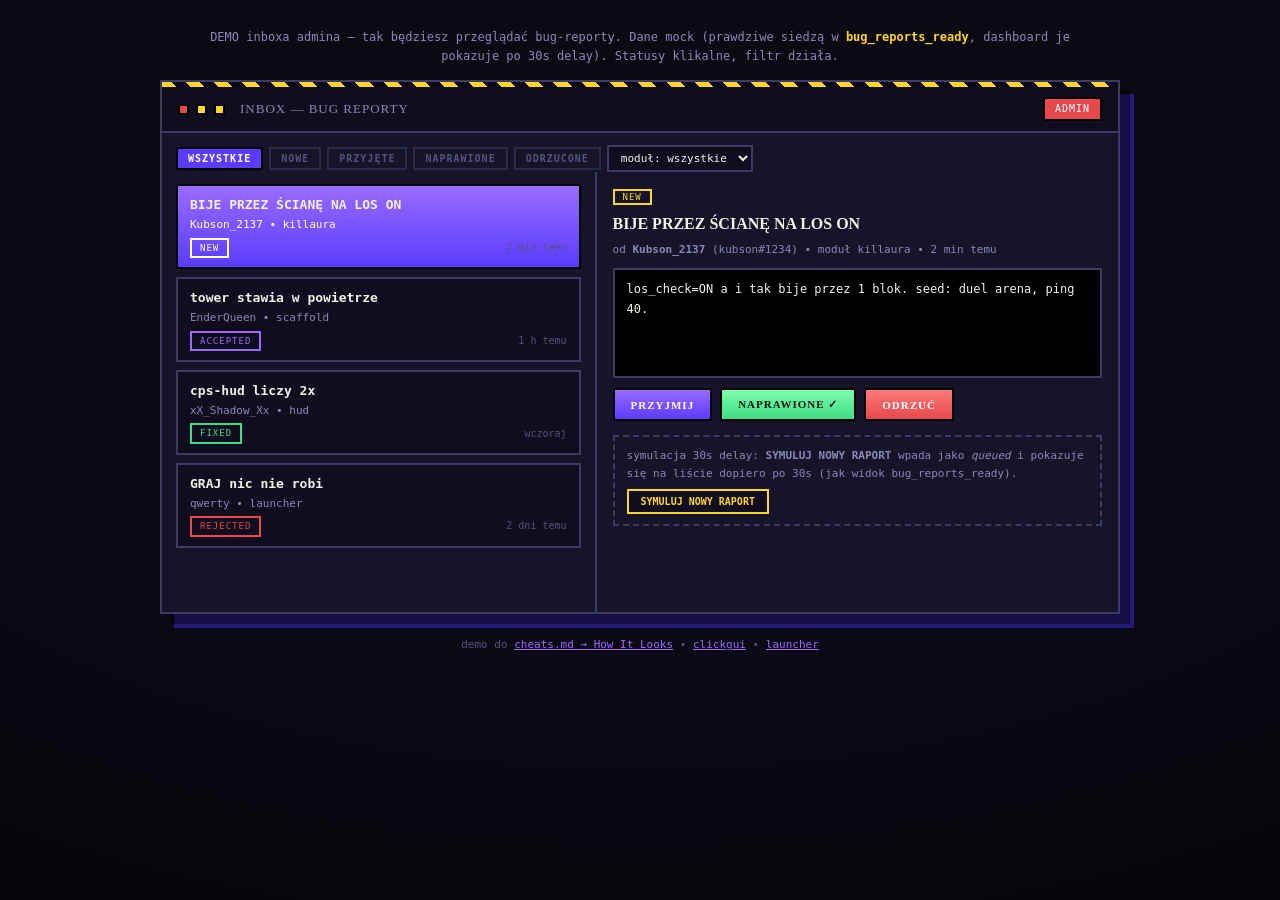
<file: demo/inbox-preview.html>
<!DOCTYPE html>
<html lang="pl">
<head>
<meta charset="UTF-8">
<meta name="viewport" content="width=device-width, initial-scale=1.0">
<title>polonium — inbox bug-reportów (admin demo)</title>
<style>
*{box-sizing:border-box;margin:0;padding:0}
:root{
  --bg:#0b0a14; --panel:#161428; --panel2:#100e1e;
  --line:#2c2a4a; --line2:#3d3a66;
  --txt:#f2f0e9; --dim:#8b88b8; --faint:#55527d;
  --blue:#5a3cff; --blue2:#9a6bff; --blue-dim:#241a7a;
  --hazard:#ffd52e; --red:#e5484d; --green:#3ddc84;
}
body{background:var(--bg);color:var(--txt);font:13px/1.6 "JetBrains Mono",monospace;min-height:100vh;display:flex;flex-direction:column;align-items:center;padding:28px 16px 60px}
body::before{content:'';position:fixed;inset:0;pointer-events:none;background:radial-gradient(115% 90% at 50% 30%,transparent 55%,#000000b0 100%)}
.top-note{color:var(--dim);font-size:12px;margin-bottom:14px;text-align:center;max-width:900px}
.top-note b{color:var(--hazard)}
.win{width:min(960px,100%);background:var(--panel);border:2px solid var(--line2);box-shadow:10px 10px 0 #00000073,14px 14px 0 var(--blue-dim)}
.win::before{content:'';display:block;height:5px;background:repeating-linear-gradient(45deg,var(--hazard) 0 10px,var(--bg) 10px 20px)}
.winbar{display:flex;align-items:center;gap:7px;padding:10px 16px;border-bottom:2px solid var(--line2);background:var(--panel2);font-size:11px;color:var(--dim);flex-wrap:wrap}
.winbar i{width:11px;height:11px;border:2px solid #000;background:var(--hazard)}
.winbar i:first-child{background:var(--red)}
.winbar .t{margin-left:8px;font-family:"Arial Black";font-size:13px;letter-spacing:1px}
.winbar .admin{margin-left:auto;color:#fff;background:var(--red);border:2px solid #000;padding:2px 10px;font-size:10px;letter-spacing:1px}
.filters{display:flex;gap:6px;flex-wrap:wrap;padding:12px 14px 0;align-items:center}
.filters button{font:700 10px "JetBrains Mono";letter-spacing:1px;color:var(--faint);border:2px solid var(--line);background:transparent;padding:4px 10px;cursor:pointer;text-transform:uppercase;font-family:inherit}
.filters button.on{color:#fff;border-color:#000;background:var(--blue)}
.filters select{background:var(--panel2);border:2px solid var(--line2);color:var(--txt);font:inherit;font-size:11px;padding:4px 8px}
.body{display:grid;grid-template-columns:1fr 1.2fr;min-height:440px}
@media(max-width:720px){.body{grid-template-columns:1fr}}
.list{border-right:2px solid var(--line2);padding:12px 14px;display:flex;flex-direction:column;gap:8px;max-height:520px;overflow:auto}
@media(max-width:720px){.list{border-right:none;max-height:300px}}
.bug{background:var(--panel2);border:2px solid var(--line2);padding:9px 12px;cursor:pointer;animation:rowin .22s ease}
@keyframes rowin{from{opacity:0;transform:translateY(-5px)}to{opacity:1;transform:none}}
.bug:hover{filter:brightness(1.12)}
.bug.on{border-color:#000;background:linear-gradient(180deg,var(--blue2),var(--blue))}
.bug b{font-size:13px;display:block}
.bug small{font-size:11px;color:var(--dim);display:block}
.bug.on small{color:#fff}
.bug .meta{display:flex;gap:8px;margin-top:4px;font-size:10px;align-items:center}
.pill{font-size:9px;letter-spacing:1px;border:2px solid var(--line2);padding:1px 8px;color:var(--dim);text-transform:uppercase}
.bug.on .pill{color:#fff;border-color:#fff}
.pill.st-new{color:var(--hazard);border-color:var(--hazard)}
.pill.st-accepted{color:var(--blue2);border-color:var(--blue2)}
.pill.st-fixed{color:var(--green);border-color:var(--green)}
.pill.st-rejected{color:var(--red);border-color:var(--red)}
.bug .age{margin-left:auto;color:var(--faint)}
.bug.queued{opacity:.55;border-style:dashed}
.detail{padding:14px 16px}
.detail h2{font-family:"Arial Black";font-size:16px;margin:4px 0}
.detail .who{font-size:11px;color:var(--dim)}
.detail .txt{background:#000;border:2px solid var(--line2);padding:10px 12px;font-size:12px;margin:10px 0;white-space:pre-wrap;min-height:110px}
.actions{display:flex;gap:8px;flex-wrap:wrap;margin-top:8px}
.actions button{font:900 11px "Arial Black";letter-spacing:1px;border:2px solid #000;padding:8px 16px;cursor:pointer}
.a-acc{background:linear-gradient(180deg,var(--blue2),var(--blue));color:#fff}
.a-fix{background:linear-gradient(180deg,#7dffab,var(--green));color:#06130c}
.a-rej{background:linear-gradient(180deg,#ff7a7a,var(--red));color:#fff}
.sim{margin-top:14px;border:2px dashed var(--line2);padding:10px 12px;font-size:11px;color:var(--dim)}
.sim button{font:700 10px "JetBrains Mono";background:var(--panel2);border:2px solid var(--hazard);color:var(--hazard);padding:5px 12px;cursor:pointer;font-family:inherit;margin-top:6px}
.sim button:disabled{filter:grayscale(1);cursor:wait}
footer{margin-top:22px;color:var(--faint);font-size:11px;text-align:center}
footer a{color:var(--blue2)}
</style>
</head>
<body>
<p class="top-note">DEMO inboxa admina — tak będziesz przeglądać bug-reporty. Dane mock (prawdziwe siedzą w <b>bug_reports_ready</b>, dashboard je pokazuje po 30s delay). Statusy klikalne, filtr działa.</p>
<div class="win">
  <div class="winbar"><i></i><i></i><i></i><span class="t">INBOX — BUG REPORTY</span><span class="admin">ADMIN</span></div>
  <div class="filters" id="filters">
    <button data-f="all" class="on">wszystkie</button><button data-f="new">nowe</button><button data-f="accepted">przyjęte</button><button data-f="fixed">naprawione</button><button data-f="rejected">odrzucone</button>
    <select id="modf"><option value="">moduł: wszystkie</option></select>
  </div>
  <div class="body">
    <div class="list" id="list"></div>
    <div class="detail" id="detail"></div>
  </div>
</div>
<footer>demo do <a href="./cheats.md">cheats.md → How It Looks</a> • <a href="./clickgui-preview.html">clickgui</a> • <a href="./launcher-preview.html">launcher</a></footer>
<script>
// mock w kształcie bug_reports_ready (id, nick, contact, module, title, text, status, created_at)
let BUGS=[
 {id:"a1",nick:"Kubson_2137",contact:"kubson#1234",module:"killaura",title:"BIJE PRZEZ ŚCIANĘ NA LOS ON",text:"los_check=ON a i tak bije przez 1 blok. seed: duel arena, ping 40.",status:"new",age:"2 min temu"},
 {id:"a2",nick:"EnderQueen",contact:"eq@mail.pl",module:"scaffold",title:"tower stawia w powietrze",text:"tower Motion, ping 200+, postawił 3 bloki w powietrzu i desync.",status:"accepted",age:"1 h temu"},
 {id:"a3",nick:"xX_Shadow_Xx",contact:"",module:"hud",title:"cps-hud liczy 2x",text:"przy 1 palcu pokazuje 24 zamiast 12. 1.21.11 stable.",status:"fixed",age:"wczoraj"},
 {id:"a4",nick:"qwerty",contact:"q@dc.pl",module:"launcher",title:"GRAJ nic nie robi",text:"klikam graj i nic. bez klucza lol",status:"rejected",age:"2 dni temu"},
];
let fSt="all",fMod="",sel="a1";
const list=document.getElementById("list"),detail=document.getElementById("detail");
const mods=[...new Set(BUGS.map(b=>b.module))];
document.getElementById("modf").innerHTML='<option value="">moduł: wszystkie</option>'+mods.map(m=>`<option>${m}</option>`).join("");
document.querySelectorAll("#filters button").forEach(b=>b.onclick=()=>{
  document.querySelectorAll("#filters button").forEach(x=>x.classList.remove("on"));b.classList.add("on");fSt=b.dataset.f;render();
});
document.getElementById("modf").onchange=e=>{fMod=e.target.value;render();};
function pill(s){return `<span class="pill st-${s}">${s}</span>`;}
function render(){
  const L=BUGS.filter(b=>(fSt==="all"||b.status===fSt)&&(!fMod||b.module===fMod));
  if(!L.some(b=>b.id===sel)&&L.length)sel=L[0].id;
  list.innerHTML=L.length?L.map(b=>`<div class="bug ${b.id===sel?'on':''} ${b.status==='queued'?'queued':''}" data-id="${b.id}"><b>${b.title}</b><small>${b.nick} • ${b.module}</small><div class="meta">${pill(b.status)}<span class="age">${b.age}</span></div></div>`).join(""):'<div class="bug"><b>∅ pusto</b><small>zmień filtr</small></div>';
  list.querySelectorAll(".bug[data-id]").forEach(el=>el.onclick=()=>{sel=el.dataset.id;render();});
  const b=BUGS.find(x=>x.id===sel);
  if(!b){detail.innerHTML="<p style='color:var(--faint)'>wybierz raport z listy.</p>";return;}
  detail.innerHTML=`${pill(b.status)}<h2>${b.title}</h2><div class="who">od <b>${b.nick}</b> ${b.contact?`(${b.contact})`:""} • moduł ${b.module} • ${b.age}</div><div class="txt">${b.text}</div>
  <div class="actions"><button class="a-acc" data-s="accepted">PRZYJMIJ</button><button class="a-fix" data-s="fixed">NAPRAWIONE ✓</button><button class="a-rej" data-s="rejected">ODRZUĆ</button></div>
  <div class="sim">symulacja 30s delay: <b>SYMULUJ NOWY RAPORT</b> wpada jako <i>queued</i> i pokazuje się na liście dopiero po 30s (jak widok bug_reports_ready).<br><button id="simbtn">SYMULUJ NOWY RAPORT</button> <span id="simcd"></span></div>`;
  detail.querySelectorAll(".actions button").forEach(x=>x.onclick=()=>{b.status=x.dataset.s;b.age="przed chwilą";render();});
  const sb=document.getElementById("simbtn");
  sb.onclick=()=>{
    sb.disabled=true;let cd=30;const cdEl=document.getElementById("simcd");
    const nb={id:"q"+Date.now(),nick:"tester",contact:"",module:"esp",title:"(świeży) esp miga na F1",text:"streamer-proof nie łapie F1 w tym buildzie.",status:"queued",age:"za "+cd+"s"};
    BUGS.unshift(nb);render();
    const h=setInterval(()=>{cd--;if(cd<=0){clearInterval(h);nb.status="new";nb.age="przed chwilą";render();return;}
      nb.age="za "+cd+"s";const el=list.querySelector(`[data-id="${nb.id}"] .age`);if(el)el.textContent=nb.age;cdEl.textContent=`widoczny za ${cd}s`;},1000);
  };
}
render();
</script>
</body>
</html>
</file>
<file: admin/fonts.css>
@font-face{font-family:'Darker Grotesque';font-style:normal;font-weight:700;font-display:swap;src:url('fonts/DarkerGrotesque-700-latin-ext.woff2') format('woff2');unicode-range:U+0100-02BA, U+02BD-02C5, U+02C7-02CC, U+02CE-02D7, U+02DD-02FF, U+0304, U+0308, U+0329, U+1D00-1DBF, U+1E00-1E9F, U+1EF2-1EFF, U+2020, U+20A0-20AB, U+20AD-20C4, U+2113, U+2C60-2C7F, U+A720-A7FF}
@font-face{font-family:'Darker Grotesque';font-style:normal;font-weight:700;font-display:swap;src:url('fonts/DarkerGrotesque-700-latin.woff2') format('woff2');unicode-range:U+0000-00FF, U+0131, U+0152-0153, U+02BB-02BC, U+02C6, U+02DA, U+02DC, U+0304, U+0308, U+0329, U+2000-206F, U+20AC, U+2122, U+2191, U+2193, U+2212, U+2215, U+FEFF, U+FFFD}
@font-face{font-family:'Darker Grotesque';font-style:normal;font-weight:900;font-display:swap;src:url('fonts/DarkerGrotesque-900-latin-ext.woff2') format('woff2');unicode-range:U+0100-02BA, U+02BD-02C5, U+02C7-02CC, U+02CE-02D7, U+02DD-02FF, U+0304, U+0308, U+0329, U+1D00-1DBF, U+1E00-1E9F, U+1EF2-1EFF, U+2020, U+20A0-20AB, U+20AD-20C4, U+2113, U+2C60-2C7F, U+A720-A7FF}
@font-face{font-family:'Darker Grotesque';font-style:normal;font-weight:900;font-display:swap;src:url('fonts/DarkerGrotesque-900-latin.woff2') format('woff2');unicode-range:U+0000-00FF, U+0131, U+0152-0153, U+02BB-02BC, U+02C6, U+02DA, U+02DC, U+0304, U+0308, U+0329, U+2000-206F, U+20AC, U+2122, U+2191, U+2193, U+2212, U+2215, U+FEFF, U+FFFD}
@font-face{font-family:'JetBrains Mono';font-style:normal;font-weight:500;font-display:swap;src:url('fonts/JetBrainsMono-500-latin-ext.woff2') format('woff2');unicode-range:U+0100-02BA, U+02BD-02C5, U+02C7-02CC, U+02CE-02D7, U+02DD-02FF, U+0304, U+0308, U+0329, U+1D00-1DBF, U+1E00-1E9F, U+1EF2-1EFF, U+2020, U+20A0-20AB, U+20AD-20C4, U+2113, U+2C60-2C7F, U+A720-A7FF}
@font-face{font-family:'JetBrains Mono';font-style:normal;font-weight:500;font-display:swap;src:url('fonts/JetBrainsMono-500-latin.woff2') format('woff2');unicode-range:U+0000-00FF, U+0131, U+0152-0153, U+02BB-02BC, U+02C6, U+02DA, U+02DC, U+0304, U+0308, U+0329, U+2000-206F, U+20AC, U+2122, U+2191, U+2193, U+2212, U+2215, U+FEFF, U+FFFD}
@font-face{font-family:'JetBrains Mono';font-style:normal;font-weight:700;font-display:swap;src:url('fonts/JetBrainsMono-700-latin-ext.woff2') format('woff2');unicode-range:U+0100-02BA, U+02BD-02C5, U+02C7-02CC, U+02CE-02D7, U+02DD-02FF, U+0304, U+0308, U+0329, U+1D00-1DBF, U+1E00-1E9F, U+1EF2-1EFF, U+2020, U+20A0-20AB, U+20AD-20C4, U+2113, U+2C60-2C7F, U+A720-A7FF}
@font-face{font-family:'JetBrains Mono';font-style:normal;font-weight:700;font-display:swap;src:url('fonts/JetBrainsMono-700-latin.woff2') format('woff2');unicode-range:U+0000-00FF, U+0131, U+0152-0153, U+02BB-02BC, U+02C6, U+02DA, U+02DC, U+0304, U+0308, U+0329, U+2000-206F, U+20AC, U+2122, U+2191, U+2193, U+2212, U+2215, U+FEFF, U+FFFD}
</file>
<file: styles.css>
/* ============================================================
   POLONIUM SITE — title screen language (jak launcher).
   Ciemny fiolet, bevel-buttons MC, żółty splash, panorama.
   ============================================================ */
*{box-sizing:border-box;margin:0;padding:0}
:root{
  --bg:#0b0a14; --bg2:#11101f; --panel:#161428; --panel2:#100e1e;
  --line:#2c2a4a; --line2:#3d3a66;
  --txt:#f2f0e9; --dim:#8b88b8; --faint:#55527d;
  --blue:#5a3cff; --blue2:#9a6bff; --blue-dim:#241a7a; --blue-glow:rgba(122,86,255,.5);
  --hazard:#ffd52e; --red:#e5484d; --green:#3ddc84;
  --paper:#161428; --paper2:#100e1e; --ink:#f2f0e9; --blue-soft:#191640;
  --r:0px;
}
html{scroll-behavior:smooth;scroll-padding-top:90px}
body{background:var(--bg);color:var(--txt);font:13.5px/1.7 "JetBrains Mono",monospace;overflow-x:hidden;-webkit-font-smoothing:antialiased}
::selection{background:var(--blue);color:#fff}
h1,h2,h3,.logo span,.play b,.btn,.stats b{font-family:"Darker Grotesque",sans-serif;font-weight:900;text-transform:uppercase;letter-spacing:1px}
.skip{position:fixed;left:-999px;top:0;z-index:99;background:var(--blue);color:#fff;padding:10px 18px;font-weight:700}
.skip:focus{left:8px;top:8px}
button{font-family:"Darker Grotesque",sans-serif;text-transform:uppercase;letter-spacing:.5px;touch-action:manipulation}
/* ---------- panorama ---------- */
#bg{position:fixed;inset:0;pointer-events:none;z-index:0}
#bg .grid{display:none}
#bg .glow{position:absolute;border-radius:50%;filter:blur(110px)}
#bg .g1{left:50%;top:6%;width:760px;height:420px;transform:translateX(-50%);background:var(--blue);opacity:.16;animation:breathe 8s ease-in-out infinite}
#bg .g2{left:4%;top:70%;width:460px;height:320px;background:var(--blue2);opacity:.09}
@keyframes breathe{50%{opacity:.22;transform:translateX(-50%) scale(1.05)}}
#bg .noise{position:absolute;inset:0;opacity:.04;background-image:url("data:image/svg+xml,%3Csvg xmlns='http://www.w3.org/2000/svg' width='120' height='120'%3E%3Cfilter id='n'%3E%3CfeTurbulence baseFrequency='.9'/%3E%3C/filter%3E%3Crect width='120' height='120' filter='url(%23n)' opacity='.6'/%3E%3C/svg%3E")}
#bg .cubes{display:none}
#bg::after{content:'';position:absolute;inset:0;background:radial-gradient(115% 90% at 50% 45%,transparent 55%,#000000b0 100%)}
#dvd{position:absolute;left:0;top:0;color:var(--blue2);opacity:.5;will-change:transform;filter:drop-shadow(0 0 8px var(--blue-glow))}
#bgm{display:none}
/* ---------- top: pasek z taśmą ---------- */
.top{position:sticky;top:0;z-index:10;display:flex;align-items:center;gap:18px;max-width:none;margin:0;padding:12px 26px;background:color-mix(in srgb,var(--panel) 88%,transparent);backdrop-filter:blur(10px);border-bottom:2px solid var(--line2)}
.top::before{content:'';position:absolute;left:0;right:0;top:0;height:5px;background:repeating-linear-gradient(45deg,var(--hazard) 0 10px,var(--bg) 10px 20px)}
.logo{display:flex;align-items:center;gap:9px;margin-top:4px}
.logo svg{color:var(--blue2)}
.logo span:not(.ver){font-size:19px;color:var(--txt)}
.logo .ver{font-style:normal;font:700 10px "JetBrains Mono",monospace;color:#fff;background:var(--blue);padding:3px 9px;border:2px solid #000;letter-spacing:1px;text-transform:none;box-shadow:2px 2px 0 #000000a6}
.top nav{display:flex;gap:4px;margin-left:8px}
.top nav a{color:var(--dim);text-decoration:none;font:700 12.5px "JetBrains Mono",monospace;text-transform:lowercase;padding:7px 12px;border:2px solid transparent;transition:color .12s,background .12s,border-color .12s}
.top nav a:hover{color:#fff;background:var(--blue);border-color:#000}
.nav-cta{margin-left:auto;background:linear-gradient(180deg,var(--blue2),var(--blue));color:#fff;text-decoration:none;font:900 15px "Darker Grotesque",sans-serif;text-transform:uppercase;letter-spacing:2px;padding:9px 26px;border:2px solid #000;box-shadow:inset 2px 2px 0 #ffffff59, inset -2px -2px 0 #00000073, 0 4px 0 #000000a6;transition:filter .12s,transform .08s,box-shadow .08s}
.nav-cta:hover{filter:brightness(1.1)}
.nav-cta:active{transform:translateY(3px);box-shadow:inset 2px 2px 0 #ffffff59, inset -2px -2px 0 #00000073, 0 1px 0 #000000a6}
.nav-buy{background:linear-gradient(180deg,#ffe58a,var(--hazard));color:#16150f;border:2px solid #000;font-size:14px;padding:8px 18px;cursor:pointer;box-shadow:inset 2px 2px 0 #ffffff80, inset -2px -2px 0 #00000059, 0 4px 0 #000000a6;transition:filter .12s,transform .08s}
.nav-buy:hover{filter:brightness(1.08)}
.nav-buy:active{transform:translateY(3px);box-shadow:inset 2px 2px 0 #ffffff80, 0 1px 0 #000000a6}
main{max-width:1060px;margin:0 auto;padding:0 20px;position:relative;z-index:1}
/* ---------- hero ---------- */
.hero{padding:76px 0 26px;text-align:center}
.kicker{display:inline-flex;align-items:center;gap:10px;font-size:11.5px;font-weight:700;color:var(--dim);border:2px solid var(--line2);background:var(--panel);padding:8px 8px 8px 16px;box-shadow:inset 2px 2px 0 #ffffff0f, 0 3px 0 #00000059;max-width:100%;flex-wrap:wrap;justify-content:center;text-transform:uppercase}
.grim{color:var(--hazard);font:700 12px "JetBrains Mono",monospace;transform:rotate(-4deg);text-shadow:2px 2px 0 #000;white-space:nowrap}
.pulse{width:9px;height:9px;background:var(--blue2);flex:none;box-shadow:0 0 12px var(--blue-glow);animation:blink 1.6s infinite}
@keyframes blink{50%{opacity:.35}}
h1{font-size:clamp(56px,10vw,122px);line-height:.9;margin:28px 0 16px;text-wrap:balance;text-shadow:0 5px 0 var(--blue-dim),0 0 58px var(--blue-glow),0 6px 26px #000}
h1 em{font-style:normal;color:var(--blue2)}
.lede{color:var(--dim);font-size:14.5px;max-width:640px;margin:0 auto}
.hero-badges{display:flex;gap:8px;justify-content:center;flex-wrap:wrap;margin-top:22px}
.hero-badges span{font-size:11.5px;font-weight:700;color:var(--dim);border:2px solid var(--line2);background:var(--panel);padding:7px 15px;box-shadow:inset 2px 2px 0 #ffffff0d, 0 3px 0 #00000059;text-transform:uppercase}
.hero-badges b{color:var(--blue2)}
.hero-grid{display:grid;grid-template-columns:360px 1fr;gap:30px;margin-top:40px;text-align:left;align-items:start}
.hero-left{display:flex;flex-direction:column}
.box{background:var(--panel);border:2px solid var(--line2);box-shadow:inset 2px 2px 0 #ffffff0f, inset -2px -2px 0 #00000059, 0 6px 0 #00000073;overflow:hidden}
.box-head{font:700 10px "JetBrains Mono",monospace;letter-spacing:2px;color:#fff;background:var(--blue-dim);border-bottom:2px solid var(--line2);padding:9px 14px;text-transform:uppercase}
/* seg: toggle jak cheats-seg */
.seg{display:flex;flex-direction:column;gap:8px;padding:12px}
.seg button{display:flex;align-items:center;justify-content:center;gap:10px;background:var(--panel2);border:2px solid var(--line2);color:var(--dim);padding:10px;cursor:pointer;font:900 15px "Darker Grotesque",sans-serif;box-shadow:inset 2px 2px 0 #ffffff0a, 0 3px 0 #00000059;transition:filter .12s,color .12s,background .15s}
.seg button:hover{filter:brightness(1.12)}
.seg button i{width:13px;height:13px;border:2px solid currentColor;flex:none;display:inline-flex;align-items:center;justify-content:center}
.seg button.active{color:#fff;background:linear-gradient(180deg,var(--blue2),var(--blue));border-color:#000}
.seg button.active i{background:#fff;border-color:#fff}
.seg button.active i::after{content:'';width:5px;height:8px;border:solid var(--blue);border-width:0 2px 2px 0;transform:rotate(42deg);margin:-1px 0 0}
.play{background:linear-gradient(180deg,var(--blue2),var(--blue));border:2px solid #000;color:#fff;padding:14px 16px;display:flex;align-items:center;gap:14px;text-decoration:none;margin-top:14px;box-shadow:inset 2px 2px 0 #ffffff59, inset -2px -2px 0 #00000073, 0 6px 0 #000000a6;transition:filter .12s,transform .08s,box-shadow .08s}
.play:hover{filter:brightness(1.1)}
.play:active{transform:translateY(4px);box-shadow:inset 2px 2px 0 #ffffff59, 0 1px 0 #000000a6}
.play img{width:46px;height:46px;image-rendering:pixelated;background:#00000033;border:2px solid #ffffff66;flex:none}
.play b{display:block;font-size:24px;letter-spacing:5px;line-height:1}
.play small{display:block;font:500 11px "JetBrains Mono",monospace;margin-top:4px;opacity:.85;text-transform:lowercase}
.osrow{display:flex;gap:8px;margin-top:14px}
.os{flex:1;background:var(--panel2);border:2px solid var(--line2);color:var(--dim);padding:9px 0;cursor:pointer;font:700 11.5px "JetBrains Mono",monospace;text-transform:lowercase;transition:.12s;box-shadow:inset 2px 2px 0 #ffffff0a, 0 3px 0 #00000059}
.os:hover{color:#fff;filter:brightness(1.1)}
.os.active{color:#fff;border-color:#000;background:linear-gradient(180deg,var(--blue2),var(--blue))}
.vers-label{font-size:10px;font-weight:700;letter-spacing:2px;color:var(--faint);margin:20px 0 8px;display:flex;justify-content:space-between;align-items:baseline;gap:8px;text-transform:uppercase}
.vers-label .mini{letter-spacing:0;text-transform:none;font-size:11px}
#vlist,#vlist2{display:flex;gap:8px;flex-wrap:wrap;justify-content:center;max-width:680px;max-height:176px;overflow:auto;margin:10px auto 0;padding:2px;scrollbar-width:thin}
#vlist{justify-content:flex-start;margin:0;max-height:148px}
#vlist span,#vlist2 span{border:2px solid var(--line2);background:var(--panel);padding:6px 13px;font:700 12px "JetBrains Mono",monospace;color:var(--dim);cursor:default;transition:.12s;font-variant-numeric:tabular-nums;box-shadow:inset 2px 2px 0 #ffffff0a, 0 3px 0 #00000059}
#vlist span:hover,#vlist2 span:hover{color:#fff;border-color:var(--blue2)}
#vlist span:first-child,#vlist2 span:first-child{border-color:#000;color:#fff;background:linear-gradient(180deg,var(--blue2),var(--blue));box-shadow:0 0 22px var(--blue-glow), inset 2px 2px 0 #ffffff59}
.vg{border:2px solid var(--line2);background:var(--panel);padding:8px 10px;display:flex;flex-direction:column;gap:6px;min-width:0;box-shadow:inset 2px 2px 0 #ffffff0f, 0 4px 0 #00000059}
.vg>b{font:900 14px "Darker Grotesque",sans-serif;text-transform:uppercase}
.vg>b i{font-style:normal;color:var(--dim);font-size:10px;margin-left:6px;font-family:"JetBrains Mono",monospace}
.vg>div{display:flex;gap:6px;flex-wrap:wrap}
.vg>div span{padding:4px 9px;font-size:11px}
/* launcher mock: jak okno z launchera */
.winwrap{position:relative;min-width:0}
.win{background:var(--panel);border:2px solid var(--line2);overflow:hidden;box-shadow:10px 10px 0 #00000073, 14px 14px 0 var(--blue-dim)}
.winbar{display:flex;align-items:center;gap:7px;padding:10px 16px;border-bottom:2px solid var(--line2);font:700 11px "JetBrains Mono",monospace;color:var(--dim);background:var(--panel2)}
.winbar i{width:11px;height:11px;border:2px solid #000;background:var(--hazard);flex:none}
.winbar i:first-child{background:var(--red)}
.winbar span{margin-left:8px}
.winbar b{margin-left:auto;color:#fff;background:var(--blue);border:2px solid #000;padding:2px 10px;font-size:10px;letter-spacing:1px;text-transform:uppercase}
.wincats{display:flex;gap:6px;flex-wrap:wrap;padding:12px 14px 0}
.wincats span{font:700 10px "JetBrains Mono",monospace;letter-spacing:1px;color:var(--faint);border:2px solid var(--line);padding:3px 10px;text-transform:uppercase}
.wincats span.on{color:#fff;border-color:#000;background:var(--blue)}
.winbody{padding:12px 14px 14px;display:flex;flex-direction:column;gap:9px}
.wrow{display:flex;align-items:center;gap:12px;background:var(--panel2);border:2px solid var(--line2);padding:11px 14px;transition:filter .12s;box-shadow:inset 2px 2px 0 #ffffff0a, 0 3px 0 #00000059}
.wrow:hover{filter:brightness(1.1)}
.wrow i{width:36px;height:20px;border:2px solid #000;background:var(--line);position:relative;flex:none;transition:.15s}
.wrow i::after{content:'';position:absolute;top:2px;left:2px;width:12px;height:12px;background:#8b88b8;transition:.15s}
.wrow.on i{background:var(--blue)}
.wrow.on i::after{left:18px;background:#fff}
.wrow b{font-size:14px;display:block;font-weight:700}
.wrow small{font-size:11px;color:var(--dim)}
.wrow em{margin-left:auto;font-style:normal;font:700 10px "JetBrains Mono",monospace;letter-spacing:1px;color:var(--faint);text-transform:uppercase}
.wrow.on em{color:var(--blue2)}
.wfoot{display:flex;gap:8px;margin-top:2px;flex-wrap:wrap}
.wfoot span{background:var(--panel2);border:2px solid var(--line2);padding:6px 12px;font:500 11px "JetBrains Mono",monospace;color:var(--dim)}
.wfoot .acc{color:#fff;background:var(--blue);border-color:#000}
.winshadow{display:none}
/* marquee: taśma */
.marquee{border-top:2px solid #000;border-bottom:2px solid #000;overflow:hidden;margin:46px -20px 0;background:repeating-linear-gradient(45deg,var(--hazard) 0 14px,var(--bg) 14px 28px);position:relative;z-index:1;padding:5px 0}
.track{display:flex;width:max-content;animation:scroll 26s linear infinite;font:900 15px "Darker Grotesque",sans-serif;letter-spacing:3px;text-transform:uppercase;color:var(--hazard);background:var(--bg);padding:8px 0}
@keyframes scroll{to{transform:translateX(-50%)}}
/* stats: panele */
.stats{display:grid;grid-template-columns:repeat(4,1fr);gap:12px;margin:26px 0}
.stats>div{background:var(--panel);border:2px solid var(--line2);padding:24px 10px;text-align:center;transition:filter .12s,transform .1s;position:relative;box-shadow:inset 2px 2px 0 #ffffff0f, 0 5px 0 #00000073}
.stats>div:hover{filter:brightness(1.1);transform:translateY(-2px)}
.stats b{display:block;font-size:40px;font-weight:900;font-variant-numeric:tabular-nums;line-height:1}
.stats>div:first-child b{color:var(--blue2);text-shadow:0 0 26px var(--blue-glow)}
.stats small{font:700 10.5px "JetBrains Mono",monospace;color:var(--dim);text-transform:uppercase;letter-spacing:1px}
/* sekcje */
section{padding:56px 0 10px}
.kick{display:inline-block;font:900 13px "Darker Grotesque",sans-serif;letter-spacing:2px;text-transform:uppercase;color:#fff;background:var(--blue);padding:5px 14px;margin-bottom:14px;border:2px solid #000;box-shadow:0 3px 0 #000000a6}
h2{font-size:clamp(36px,5vw,62px);line-height:.95;text-wrap:balance;text-shadow:0 4px 0 var(--blue-dim),0 0 40px var(--blue-glow)}
.sub,.dim{color:var(--dim);margin-top:10px;max-width:640px}
.acc{color:var(--blue2);font-weight:700}
.cards{display:grid;grid-template-columns:1fr 1fr;gap:14px;margin-top:24px}
.cards>div{background:var(--panel);border:2px solid var(--line2);padding:24px;transition:filter .12s,transform .1s;position:relative;box-shadow:inset 2px 2px 0 #ffffff0f, 0 5px 0 #00000073}
.cards>div:hover{filter:brightness(1.1);transform:translateY(-3px)}
.ico{display:inline-flex;align-items:center;justify-content:center;width:44px;height:44px;background:linear-gradient(180deg,var(--blue2),var(--blue));color:#fff;font-size:20px;font-weight:900;margin-bottom:14px;border:2px solid #000;box-shadow:inset 2px 2px 0 #ffffff59, 0 3px 0 #000000a6}
.cards b{font:900 19px "Darker Grotesque",sans-serif;text-transform:uppercase;display:block;letter-spacing:.5px}
#modgrid b{font-size:17px}
.cards small{display:inline-block;font:700 10px "JetBrains Mono",monospace;color:#16150f;margin:8px 0;border:2px solid #000;padding:2px 9px;letter-spacing:1px;text-transform:uppercase;background:var(--hazard);box-shadow:2px 2px 0 #000}
.cards p{font-size:12.5px;color:var(--dim);margin:0}
.feat-card .tag{display:inline-block;margin-top:14px;font:700 10px "JetBrains Mono",monospace;letter-spacing:2px;color:var(--faint);border-top:2px solid var(--line);padding-top:10px;text-transform:uppercase}
.filter{display:flex;gap:8px;margin-top:22px;flex-wrap:wrap}
.filter button{background:var(--panel2);border:2px solid var(--line2);color:var(--dim);padding:8px 18px;cursor:pointer;font:700 12px "JetBrains Mono",monospace;text-transform:lowercase;transition:.12s;box-shadow:inset 2px 2px 0 #ffffff0a, 0 3px 0 #00000059}
.filter button:hover{color:#fff;filter:brightness(1.12)}
.filter button.active{color:#fff;background:linear-gradient(180deg,var(--blue2),var(--blue));border-color:#000}
.cards3{display:grid;grid-template-columns:repeat(3,1fr);gap:14px;margin-top:24px}
.shot{background:var(--panel);border:2px solid var(--line2);padding:18px;transition:filter .12s,transform .1s;box-shadow:inset 2px 2px 0 #ffffff0f, 0 5px 0 #00000073}
.shot:hover{filter:brightness(1.1);transform:translateY(-3px)}
.shot b{display:block;margin-top:12px;font:900 17px "Darker Grotesque",sans-serif;text-transform:uppercase}
.shot span{font-size:11.5px;color:var(--dim)}
.mock{background:var(--panel2);border:2px solid var(--line2);padding:13px;display:flex;flex-direction:column;gap:9px;min-height:132px}
.mrow{display:flex;align-items:center;gap:10px;font-size:11.5px;color:var(--dim)}
.mrow i{width:30px;height:16px;border:2px solid #000;background:var(--line);flex:none;position:relative}
.mrow i.on{background:var(--blue);box-shadow:0 0 12px var(--blue-glow)}
.mock.hud{flex-direction:row;flex-wrap:wrap;align-content:center}
.mock.hud span{background:var(--panel);border:2px solid var(--line2);padding:6px 11px;font:700 11px "JetBrains Mono",monospace}
.mock.theme{flex-direction:row;align-items:center;justify-content:center;gap:12px}
.mock.theme i{width:48px;height:48px;border:2px solid #000}
.t1{background:linear-gradient(180deg,var(--blue2),var(--blue))}.t2{background:var(--panel)}.t3{background:var(--hazard)}
/* pobierz: panel z taśmą i stempla */
.dl{background:var(--panel);border:2px solid var(--line2);padding:42px;margin-top:42px;position:relative;box-shadow:inset 2px 2px 0 #ffffff0f, 0 8px 0 #00000073;overflow:hidden}
.dl::before{content:'';position:absolute;left:0;right:0;top:0;height:8px;background:repeating-linear-gradient(45deg,var(--hazard) 0 12px,var(--bg) 12px 24px)}
.dl::after{content:'CERTYFIKAT';position:absolute;top:26px;right:-38px;transform:rotate(14deg);font:900 13px "Darker Grotesque",sans-serif;letter-spacing:3px;color:var(--hazard);border:3px solid var(--hazard);padding:4px 44px;opacity:.55;text-shadow:2px 2px 0 #000}
.dl-grid{display:grid;grid-template-columns:1fr 1fr;gap:24px;margin-top:26px;align-items:start}
.dl-main{display:flex;flex-direction:column;gap:14px}
.btn{background:linear-gradient(180deg,var(--blue2),var(--blue));color:#fff;text-decoration:none;font:900 16px "Darker Grotesque",sans-serif;text-transform:uppercase;letter-spacing:2px;border:2px solid #000;box-shadow:inset 2px 2px 0 #ffffff59, inset -2px -2px 0 #00000073, 0 5px 0 #000000a6;display:inline-block;transition:filter .12s,transform .08s,box-shadow .08s}
.btn.big{padding:18px 36px;text-align:center}
.btn:hover{filter:brightness(1.1)}
.btn:active{transform:translateY(4px);box-shadow:inset 2px 2px 0 #ffffff59, 0 1px 0 #000000a6}
.btn span{font:500 11px "JetBrains Mono",monospace}
.btn.buy{display:inline-block;margin:12px 0 4px;background:linear-gradient(180deg,#ffe58a,var(--hazard));color:#16150f}
.btn.buy span{color:#16150f}
.dl-meta{display:flex;gap:8px;flex-wrap:wrap;font:700 10.5px "JetBrains Mono",monospace;color:var(--dim);text-transform:uppercase}
.dl-meta span{border:2px solid var(--line2);background:var(--panel2);padding:6px 13px}
.dl-meta .grim{transform:rotate(-1deg)}
.steps{list-style:none;display:flex;flex-direction:column;gap:10px}
.steps li{background:var(--panel2);border:2px solid var(--line2);padding:13px 16px;font-size:12.5px;color:var(--txt);display:flex;align-items:center;gap:12px}
.steps b{color:#fff;background:var(--blue);font:700 11px "JetBrains Mono",monospace;flex:none;padding:3px 8px;border:2px solid #000}
/* faq */
.faq-grid{display:grid;grid-template-columns:1fr 1fr;gap:0 14px;margin-top:18px;align-items:start}
.qa{border:2px solid var(--line2);background:var(--panel);margin-top:10px;overflow:hidden;transition:filter .12s,transform .1s;box-shadow:inset 2px 2px 0 #ffffff0f, 0 4px 0 #00000059}
.qa:hover{filter:brightness(1.1)}
.qa.open{border-color:var(--blue2)}
.qa button{width:100%;display:flex;justify-content:space-between;align-items:center;gap:12px;background:transparent;border:0;color:var(--txt);padding:16px 18px;font:700 13px "JetBrains Mono",monospace;cursor:pointer;text-align:left;text-transform:lowercase}
.qa button i{color:#fff;background:linear-gradient(180deg,var(--blue2),var(--blue));font-style:normal;font-size:16px;font-weight:900;transition:transform .2s;flex:none;width:26px;height:26px;display:inline-flex;align-items:center;justify-content:center;border:2px solid #000;box-shadow:inset 2px 2px 0 #ffffff59}
.qa.open button i{transform:rotate(45deg)}
.qa p{display:none;padding:0 18px 16px;margin:0;color:var(--dim);font-size:12px}
.qa.open p{display:block}
/* footer: panel */
footer{border:2px solid var(--line2);background:var(--panel);padding:26px;margin:52px 0 36px;display:flex;gap:18px;align-items:center;flex-wrap:wrap;position:relative;z-index:1;font-size:11.5px;color:var(--faint);box-shadow:inset 2px 2px 0 #ffffff0f, 0 5px 0 #00000073}
.foot-main{display:flex;flex-direction:column;gap:4px}
.foot-main b{color:var(--txt);font:900 17px "Darker Grotesque",sans-serif;text-transform:uppercase;letter-spacing:1px}
.foot-links{display:flex;gap:4px;margin-left:auto}
.foot-links a{color:var(--faint);text-decoration:none;padding:7px 12px;transition:.12s}
.foot-links a:hover{color:#fff;background:var(--blue)}
.foot-side{display:flex;gap:12px;align-items:center}
footer a{color:var(--faint);text-decoration:none}
footer a:hover{color:var(--hazard)}
/* separatory */
.sep{display:flex;align-items:center;gap:14px;margin:36px 0 0;position:relative;z-index:1}
.sep::before,.sep::after{content:'';height:2px;flex:1;background:var(--line2)}
.sep i{width:11px;height:11px;background:var(--blue);border:2px solid #000;transform:rotate(45deg);flex:none;box-shadow:0 0 14px var(--blue-glow)}
/* live */
.live-cell{border-color:var(--blue2) !important}
.live-cell b{color:var(--blue2) !important}
.pulse.sm{width:9px;height:9px;display:inline-block;background:var(--blue2);margin-right:6px;vertical-align:1px;box-shadow:0 0 10px var(--blue-glow);animation:blink 1.6s infinite}
/* reveal */
.reveal{opacity:0;transform:translateY(14px);transition:opacity .3s ease,transform .3s ease}
.reveal.in{opacity:1;transform:none}
@media(max-width:860px){.hero-grid{grid-template-columns:1fr}.cards,.cards3,.stats{grid-template-columns:1fr 1fr}.dl-grid{grid-template-columns:1fr}.faq-grid{grid-template-columns:1fr}.dl::after{display:none}}
@media(max-width:560px){.cards,.cards3,.stats{grid-template-columns:1fr}.top nav{display:none}h1{font-size:54px}.dl{padding:28px 20px}.hero{padding-top:60px}}
@media(prefers-reduced-motion:reduce){.track,.pulse,.pulse.sm,#bg .g1{animation:none}.reveal{opacity:1;transform:none;transition:none}}
button:focus-visible,a:focus-visible,input:focus-visible{outline:3px solid var(--blue2);outline-offset:2px}
/* ---------- chat ticketowy ---------- */
.hidden{display:none !important}
#chat-fab{position:fixed;right:18px;bottom:18px;z-index:60;background:linear-gradient(180deg,var(--blue2),var(--blue));border:2px solid #000;color:#fff;font:900 15px "Darker Grotesque",sans-serif;text-transform:uppercase;letter-spacing:1px;padding:13px 22px;cursor:pointer;box-shadow:inset 2px 2px 0 #ffffff59, inset -2px -2px 0 #00000073, 0 5px 0 #000000a6;transition:filter .12s,transform .08s;animation:fabglow 3s infinite}
@keyframes fabglow{0%,100%{box-shadow:inset 2px 2px 0 #ffffff59, 0 5px 0 #000000a6}50%{box-shadow:inset 2px 2px 0 #ffffff59, 0 5px 0 #000000a6,0 0 28px var(--blue-glow)}}
#chat-fab:hover{filter:brightness(1.1)}
#chat-fab:active{transform:translateY(4px)}
#chat-panel{position:fixed;right:18px;bottom:76px;z-index:60;width:370px;max-width:calc(100vw - 36px);max-height:min(580px,calc(100vh - 110px));display:flex;flex-direction:column;background:var(--panel);border:2px solid var(--line2);overflow:hidden;box-shadow:inset 2px 2px 0 #ffffff0f, 8px 8px 0 #000000a6}
.chat-head{display:flex;justify-content:space-between;align-items:center;padding:10px 12px;border-bottom:2px solid var(--line2);background:var(--blue-dim);font:700 11px "JetBrains Mono",monospace;text-transform:uppercase;letter-spacing:2px;color:#fff}
.chat-head button{background:transparent;border:2px solid #ffffff44;color:#fff;cursor:pointer;font:700 10px "JetBrains Mono",monospace;padding:3px 9px;text-transform:uppercase}
.chat-head button:hover{border-color:var(--hazard);color:var(--hazard)}
.chat-head span:last-child{display:flex;gap:6px;align-items:center}
#chat-plan{padding:12px 12px 0}
.chat-days{display:flex;gap:6px;flex-wrap:wrap}
.chat-days button{flex:1;background:var(--panel2);border:2px solid var(--line2);color:var(--txt);padding:7px 4px;cursor:pointer;font:700 11px "JetBrains Mono",monospace;white-space:nowrap;transition:.1s;box-shadow:inset 2px 2px 0 #ffffff0a, 0 3px 0 #00000059}
.chat-days button.active{color:#fff;background:linear-gradient(180deg,var(--blue2),var(--blue));border-color:#000}
.chat-custom{display:flex;gap:8px;align-items:center;margin-top:10px}
.chat-custom input{flex:1;background:var(--panel2);border:2px solid var(--line2);color:var(--txt);padding:7px 9px;font:500 12px "JetBrains Mono",monospace;outline:none;min-width:0}
.chat-custom input:focus{border-color:var(--blue2)}
#chat-price{font:700 14px "JetBrains Mono",monospace;color:var(--blue2);white-space:nowrap}
#chat-form{padding:10px 12px 12px;display:flex;flex-direction:column;gap:8px}
#chat-form input{background:var(--panel2);border:2px solid var(--line2);color:var(--txt);padding:8px 9px;font:500 13px "JetBrains Mono",monospace;outline:none}
#chat-form input:focus{border-color:var(--blue2)}
#chat-msgs{flex:1;min-height:120px;max-height:300px;overflow:auto;padding:12px;display:flex;flex-direction:column;gap:8px;overscroll-behavior:contain}
#chat-msgs:empty{display:none}
.msg{background:var(--panel2);border:2px solid var(--line2);padding:7px 10px;font-size:12.5px}
.msg small{display:block;font:700 10px "JetBrains Mono",monospace;color:var(--dim);margin-bottom:2px;text-transform:uppercase}
.msg p{margin:0;white-space:pre-wrap;word-break:break-word;color:var(--txt)}
.msg.m-auto{border-color:var(--blue2);background:var(--blue-soft)}
.msg.m-admin{background:linear-gradient(180deg,var(--blue2),var(--blue));border-color:#000;color:#fff}
.msg.m-admin small,.msg.m-admin p{color:#fff}
#chat-input{display:flex;gap:7px;padding:10px 12px;border-top:2px solid var(--line2)}
#chat-input input{flex:1;background:var(--panel2);border:2px solid var(--line2);color:var(--txt);padding:8px 9px;font:500 13px "JetBrains Mono",monospace;outline:none;min-width:0}
#chat-input input:focus{border-color:var(--blue2)}
#chat-input button{background:linear-gradient(180deg,var(--blue2),var(--blue));border:2px solid #000;color:#fff;font-weight:700;padding:0 16px;cursor:pointer;font-size:15px;box-shadow:inset 2px 2px 0 #ffffff59, 0 3px 0 #000000a6}
#chat-actions{display:flex;gap:7px;padding:8px 12px;border-bottom:2px solid var(--line2)}
#chat-actions.hidden{display:none}
#chat-full{flex:1;text-align:center;background:linear-gradient(180deg,var(--blue2),var(--blue));color:#fff;font:700 13px "JetBrains Mono",monospace;padding:8px;text-decoration:none;border:2px solid #000;box-shadow:0 3px 0 #000000a6}
</file>
<file: admin/admin.css>
/* Polonium admin — title screen language (dark jak strona i launcher). */
.admin-wrap{
  --bg:#0b0a14;--panel:#161428;--panel2:#100e1e;--line:#2c2a4a;--line2:#3d3a66;
  --txt:#f2f0e9;--dim:#8b88b8;--faint:#55527d;
  --blue:#5a3cff;--blue2:#9a6bff;--blue-dim:#241a7a;--blue-glow:rgba(122,86,255,.5);--blue-soft:#191640;
  --hazard:#ffd52e;--red:#e5484d;--green:#3ddc84;
  position:relative;z-index:1;max-width:940px;margin:0 auto;padding:44px 16px 90px;min-height:100vh;
  font-family:"JetBrains Mono",monospace;font-size:13.5px;line-height:1.55;color:var(--txt);background:var(--bg);
}
#bg{position:fixed;inset:0;background:var(--bg);z-index:0;pointer-events:none}
#bg .grid{display:block;position:absolute;inset:0;background-image:linear-gradient(#ffffff0a 1px,transparent 1px),linear-gradient(90deg,#ffffff0a 1px,transparent 1px);background-size:30px 30px}
#bg .noise{position:absolute;inset:0;opacity:.04}
#bg .glow{display:none}
.admin-wrap ::selection{background:var(--blue);color:#fff}
.admin-wrap button{font-family:"Darker Grotesque",sans-serif;touch-action:manipulation;text-transform:uppercase;letter-spacing:.5px}
.admin-wrap input,.admin-wrap textarea,.admin-wrap select{font-family:"JetBrains Mono",monospace}
.admin-wrap .hidden{display:none !important}
section{padding:0}
/* ---------- login ---------- */
.acard{background:var(--panel);border:2px solid var(--line2);padding:30px 28px;max-width:400px;margin:6vh auto 0;position:relative;overflow:hidden;box-shadow:inset 2px 2px 0 #ffffff0f, 8px 8px 0 #000000a6}
.acard::before{content:'';position:absolute;left:0;right:0;top:0;height:7px;background:repeating-linear-gradient(45deg,var(--hazard) 0 12px,var(--bg) 12px 24px)}
.ahead{font-family:"Darker Grotesque",sans-serif;font-weight:900;font-size:38px;text-transform:uppercase;letter-spacing:1px;line-height:1;margin:6px 0 4px;color:var(--txt);text-shadow:0 3px 0 var(--blue-dim),0 0 34px var(--blue-glow)}
.ahead small{display:block;font-family:"JetBrains Mono",monospace;font-weight:500;font-size:11px;color:var(--dim);letter-spacing:0;margin-top:6px;text-transform:none;text-shadow:none}
.ahead.row{display:flex;justify-content:space-between;align-items:center;gap:10px;flex-wrap:wrap;font-size:26px}
.cursor{display:inline-block;width:.5em;height:.85em;background:var(--blue2);vertical-align:-0.08em;margin-left:6px;box-shadow:0 0 14px var(--blue-glow);animation:cur 1.05s steps(1) infinite}
@keyframes cur{0%,55%{opacity:1}56%,100%{opacity:0}}
.acard label{display:flex;flex-direction:column;gap:6px;font-weight:700;font-size:11px;letter-spacing:1px;text-transform:uppercase;color:var(--dim);margin-bottom:12px}
.acard input{background:var(--panel2);border:2px solid var(--line2);color:var(--txt);padding:11px 12px;font-size:13px;outline:none;transition:border-color .12s}
.acard input:focus{border-color:var(--blue2)}
#a-err{color:var(--red);font-size:12px;font-weight:700;min-height:18px;margin:8px 0 0}
/* ---------- przyciski (bevel MC) ---------- */
.abtn{background:linear-gradient(180deg,var(--blue2),var(--blue));border:2px solid #000;color:#fff;font:900 15px "Darker Grotesque",sans-serif;letter-spacing:1px;padding:9px 20px;cursor:pointer;box-shadow:inset 2px 2px 0 #ffffff59, inset -2px -2px 0 #00000073, 0 4px 0 #000000a6;transition:filter .12s,transform .08s,box-shadow .08s}
.abtn:hover{filter:brightness(1.1)}
.abtn:active{transform:translateY(3px);box-shadow:inset 2px 2px 0 #ffffff59, 0 1px 0 #000000a6}
.abtn.ghost{background:var(--panel2);border:2px solid var(--line2);color:var(--txt);padding:6px 13px;font-size:13px;box-shadow:inset 2px 2px 0 #ffffff0a, 0 3px 0 #00000059}
.abtn.ghost:hover{color:#fff;border-color:var(--blue2);filter:brightness(1.12)}
.abtn.danger{background:var(--panel2);border:2px solid var(--red);color:var(--red);padding:6px 13px;font-size:13px;box-shadow:inset 2px 2px 0 #ffffff0a, 0 3px 0 #00000059}
.abtn.danger:hover{background:var(--red);color:#fff}
#a-login,#a-ms{width:100%;margin-top:4px}
#a-ms{background:linear-gradient(180deg,#ffe58a,var(--hazard));color:#16150f}
#a-ms:hover{filter:brightness(1.08)}
#a-logout{background:var(--panel2);border:2px solid var(--line2);color:var(--dim);cursor:pointer;padding:6px 14px;font-size:13px;box-shadow:inset 2px 2px 0 #ffffff0a, 0 3px 0 #00000059}
#a-logout:hover{color:#fff;border-color:var(--blue2)}
/* ---------- panel ---------- */
#panel-view{background:var(--panel);border:2px solid var(--line2);padding:24px;position:relative;box-shadow:inset 2px 2px 0 #ffffff0f, 8px 8px 0 #000000a6}
#panel-view::before{content:'';position:absolute;left:0;right:0;top:0;height:7px;background:repeating-linear-gradient(45deg,var(--hazard) 0 12px,var(--bg) 12px 24px)}
#panel-view>*{position:relative}
.atabs{display:flex;gap:0;margin:14px 0 0;border:2px solid var(--line2);width:fit-content;max-width:100%;flex-wrap:wrap;background:var(--panel2)}
.atabs button{background:transparent;border:0;border-right:2px solid var(--line2);color:var(--dim);padding:10px 18px;cursor:pointer;font-size:14px;transition:background .12s,color .12s}
.atabs button:last-child{border-right:0}
.atabs button:hover{color:#fff;background:#ffffff0d}
.atabs button.active{background:linear-gradient(180deg,var(--blue2),var(--blue));color:#fff}
.atabs button b{font-weight:900}
.atab{display:none;border:2px solid var(--line2);border-top:0;padding:16px;background:var(--panel)}
.atab.active{display:block}
.arow{display:flex;gap:8px;margin-bottom:12px;flex-wrap:wrap}
.arow.col{flex-direction:column}
.arow input,.arow textarea,.arow select{flex:1;min-width:140px;background:var(--panel2);border:2px solid var(--line2);color:var(--txt);padding:9px 11px;font-size:12.5px;outline:none;transition:border-color .12s}
.arow input:focus,.arow textarea:focus{border-color:var(--blue2)}
/* ---------- wiersze ---------- */
.trow,.lrow,.urow,.arow2{background:var(--panel2);border:2px solid var(--line2);padding:10px 13px;margin-bottom:8px;font-size:13px;box-shadow:inset 2px 2px 0 #ffffff0a, 0 4px 0 #00000059;transition:filter .12s,transform .1s}
.trow:hover,.lrow:hover{filter:brightness(1.12);transform:translateY(-1px)}
.trow b,.lrow b{font-weight:700}
.trow small,.lrow small,.urow small,.arow2 small{display:block;font-size:11px;color:var(--dim);margin-top:3px;word-break:break-word}
.trow .ops,.lrow .ops{margin-top:9px;display:flex;gap:6px;flex-wrap:wrap}
.st-open,.st-closed,.st-off{display:inline-block;font:700 10px "JetBrains Mono",monospace;letter-spacing:1px;padding:2px 9px;border:2px solid #000;transform:rotate(-1.5deg);text-transform:uppercase;box-shadow:2px 2px 0 #000}
.st-open{color:#16150f;background:var(--hazard)}
.st-closed{color:#fff;background:var(--green)}
.st-off{color:#fff;background:var(--red)}
#lic-new{font-size:13px;font-weight:700;color:#fff;background:linear-gradient(180deg,var(--blue2),var(--blue));border:2px solid #000;padding:8px 12px;margin-bottom:10px;word-break:break-all;box-shadow:inset 2px 2px 0 #ffffff59, 3px 3px 0 #000000a6}
#kill-box .big{font-size:16px;margin-bottom:12px;font-weight:700}
.ok-dot{color:var(--green);font-weight:700}
.err-dot{color:var(--red);font-weight:700}
/* ---------- stats ---------- */
#stats-row{display:grid;grid-template-columns:repeat(4,1fr);gap:12px;margin:14px 0 0}
.stat{background:var(--panel2);border:2px solid var(--line2);padding:14px 14px 11px;box-shadow:inset 2px 2px 0 #ffffff0a, 0 4px 0 #00000059;transition:filter .12s,transform .1s}
.stat:hover{filter:brightness(1.12);transform:translateY(-1px)}
.stat b{display:block;font:900 38px "Darker Grotesque",sans-serif;line-height:1;font-variant-numeric:tabular-nums;color:var(--txt)}
.stat:first-child b{color:var(--blue2);text-shadow:0 0 22px var(--blue-glow)}
.stat small{font-size:10px;font-weight:700;color:var(--dim);text-transform:uppercase;letter-spacing:1px}
@media (max-width:640px){#stats-row{grid-template-columns:repeat(2,1fr)}}
/* ---------- konwersacja ---------- */
#conv-head{margin:10px 0 4px;font-size:14px;font-weight:700}
#conv-head small{display:block;font-size:11px;color:var(--dim);margin-top:3px}
#conv-back{margin-bottom:4px}
#conv-msgs{display:flex;flex-direction:column;gap:8px;max-height:400px;overflow:auto;padding:8px 2px;overscroll-behavior:contain}
.cmsg{max-width:88%;background:var(--panel2);border:2px solid var(--line2);padding:8px 12px;font-size:13px;align-self:flex-start}
.cmsg b{display:block;font-size:10.5px;font-weight:700;color:var(--dim);margin-bottom:1px;text-transform:uppercase}
.cmsg p{margin:0;white-space:pre-wrap;word-break:break-word}
.cmsg small{display:block;font-size:10px;color:var(--dim);margin-top:3px}
.cmsg.c-admin{align-self:flex-end;background:linear-gradient(180deg,var(--blue2),var(--blue));border-color:#000;color:#fff;box-shadow:inset 2px 2px 0 #ffffff59, 4px 4px 0 #000000a6}
.cmsg.c-admin b,.cmsg.c-admin small{color:#fff}
.cmsg.c-auto{align-self:center;border-style:dashed;font-size:12px;color:var(--dim);background:var(--blue-soft);border-color:var(--blue2)}
.qfill{display:flex;gap:6px;flex-wrap:wrap;margin:10px 0}
.amsgs{margin-top:8px}
/* ---------- toast ---------- */
#toast-box{position:fixed;top:14px;right:14px;z-index:100;display:flex;flex-direction:column;gap:8px;max-width:min(360px,calc(100vw - 32px))}
.toast{background:var(--panel);border:2px solid var(--blue2);padding:11px 13px;display:flex;gap:12px;align-items:center;font-size:13px;font-weight:700;box-shadow:inset 2px 2px 0 #ffffff0f, 6px 6px 0 #000000a6, 0 0 24px var(--blue-glow)}
.toast::before{content:'';width:10px;height:10px;background:var(--blue2);flex:none;box-shadow:0 0 10px var(--blue-glow);animation:cur 1.1s steps(1) infinite}
.toast button{background:linear-gradient(180deg,var(--blue2),var(--blue));border:2px solid #000;color:#fff;font:900 13px "Darker Grotesque",sans-serif;padding:6px 14px;cursor:pointer;box-shadow:inset 2px 2px 0 #ffffff59, 0 3px 0 #000000a6}
.toast button:hover{filter:brightness(1.1)}
/* ---------- formularze ---------- */
#a-newpass,#a-nick{background:var(--panel2);border:2px solid var(--line2);color:var(--txt);padding:6px 10px;font-size:11.5px;width:150px;outline:none}
#a-newpass:focus,#a-nick:focus{border-color:var(--blue2)}
#a-passmsg{font-size:11px;color:var(--dim);margin:-6px 0 12px;min-height:14px}
#lic-days{background:var(--panel2);border:2px solid var(--line2);color:var(--txt);padding:8px;font:700 12px "JetBrains Mono",monospace;outline:none;cursor:pointer}
#adm-msg{font-size:11px;color:var(--dim)}
.hrow{display:flex;gap:7px;align-items:center;flex-wrap:wrap}
.pill{font:700 10px "JetBrains Mono",monospace;letter-spacing:1px;color:var(--dim);text-transform:uppercase}
.pill.ok{color:var(--green)}
.pill.err{color:var(--red)}
.pill.warn{color:var(--hazard)}
#conv-msgs::-webkit-scrollbar{width:10px}
#conv-msgs::-webkit-scrollbar-thumb{background:var(--line2)}
#conv-msgs::-webkit-scrollbar-thumb:hover{background:var(--blue2)}
button:focus-visible,input:focus-visible,a:focus-visible,select:focus-visible,textarea:focus-visible{outline:3px solid var(--blue2);outline-offset:2px}
@media (prefers-reduced-motion:reduce){*{animation:none !important;transition:none !important}}
@media (max-width:640px){.admin-wrap{padding:24px 10px 60px}#panel-view{padding:16px}.cmsg{max-width:94%}}
/* ---------- filtr ticketów ---------- */
.tfilters{display:flex;gap:6px;flex-wrap:wrap;margin:0 0 12px}
.tfilters button{background:var(--panel2);border:2px solid var(--line2);color:var(--dim);padding:6px 14px;cursor:pointer;font:900 13px "Darker Grotesque",sans-serif;letter-spacing:.5px;text-transform:uppercase;box-shadow:inset 2px 2px 0 #ffffff0a, 0 3px 0 #00000059;transition:filter .12s,color .12s,background .12s}
.tfilters button:hover{color:#fff;filter:brightness(1.12)}
.tfilters button.active{color:#fff;background:linear-gradient(180deg,var(--blue2),var(--blue));border-color:#000}
</file>
<file: fonts.css>
@font-face{font-family:'Darker Grotesque';font-style:normal;font-weight:700;font-display:swap;src:url('fonts/DarkerGrotesque-700-latin-ext.woff2') format('woff2');unicode-range:U+0100-02BA, U+02BD-02C5, U+02C7-02CC, U+02CE-02D7, U+02DD-02FF, U+0304, U+0308, U+0329, U+1D00-1DBF, U+1E00-1E9F, U+1EF2-1EFF, U+2020, U+20A0-20AB, U+20AD-20C4, U+2113, U+2C60-2C7F, U+A720-A7FF}
@font-face{font-family:'Darker Grotesque';font-style:normal;font-weight:700;font-display:swap;src:url('fonts/DarkerGrotesque-700-latin.woff2') format('woff2');unicode-range:U+0000-00FF, U+0131, U+0152-0153, U+02BB-02BC, U+02C6, U+02DA, U+02DC, U+0304, U+0308, U+0329, U+2000-206F, U+20AC, U+2122, U+2191, U+2193, U+2212, U+2215, U+FEFF, U+FFFD}
@font-face{font-family:'Darker Grotesque';font-style:normal;font-weight:900;font-display:swap;src:url('fonts/DarkerGrotesque-900-latin-ext.woff2') format('woff2');unicode-range:U+0100-02BA, U+02BD-02C5, U+02C7-02CC, U+02CE-02D7, U+02DD-02FF, U+0304, U+0308, U+0329, U+1D00-1DBF, U+1E00-1E9F, U+1EF2-1EFF, U+2020, U+20A0-20AB, U+20AD-20C4, U+2113, U+2C60-2C7F, U+A720-A7FF}
@font-face{font-family:'Darker Grotesque';font-style:normal;font-weight:900;font-display:swap;src:url('fonts/DarkerGrotesque-900-latin.woff2') format('woff2');unicode-range:U+0000-00FF, U+0131, U+0152-0153, U+02BB-02BC, U+02C6, U+02DA, U+02DC, U+0304, U+0308, U+0329, U+2000-206F, U+20AC, U+2122, U+2191, U+2193, U+2212, U+2215, U+FEFF, U+FFFD}
@font-face{font-family:'JetBrains Mono';font-style:normal;font-weight:500;font-display:swap;src:url('fonts/JetBrainsMono-500-latin-ext.woff2') format('woff2');unicode-range:U+0100-02BA, U+02BD-02C5, U+02C7-02CC, U+02CE-02D7, U+02DD-02FF, U+0304, U+0308, U+0329, U+1D00-1DBF, U+1E00-1E9F, U+1EF2-1EFF, U+2020, U+20A0-20AB, U+20AD-20C4, U+2113, U+2C60-2C7F, U+A720-A7FF}
@font-face{font-family:'JetBrains Mono';font-style:normal;font-weight:500;font-display:swap;src:url('fonts/JetBrainsMono-500-latin.woff2') format('woff2');unicode-range:U+0000-00FF, U+0131, U+0152-0153, U+02BB-02BC, U+02C6, U+02DA, U+02DC, U+0304, U+0308, U+0329, U+2000-206F, U+20AC, U+2122, U+2191, U+2193, U+2212, U+2215, U+FEFF, U+FFFD}
@font-face{font-family:'JetBrains Mono';font-style:normal;font-weight:700;font-display:swap;src:url('fonts/JetBrainsMono-700-latin-ext.woff2') format('woff2');unicode-range:U+0100-02BA, U+02BD-02C5, U+02C7-02CC, U+02CE-02D7, U+02DD-02FF, U+0304, U+0308, U+0329, U+1D00-1DBF, U+1E00-1E9F, U+1EF2-1EFF, U+2020, U+20A0-20AB, U+20AD-20C4, U+2113, U+2C60-2C7F, U+A720-A7FF}
@font-face{font-family:'JetBrains Mono';font-style:normal;font-weight:700;font-display:swap;src:url('fonts/JetBrainsMono-700-latin.woff2') format('woff2');unicode-range:U+0000-00FF, U+0131, U+0152-0153, U+02BB-02BC, U+02C6, U+02DA, U+02DC, U+0304, U+0308, U+0329, U+2000-206F, U+20AC, U+2122, U+2191, U+2193, U+2212, U+2215, U+FEFF, U+FFFD}
</file>
<file: doc.css>
/* Strony dokumentów — prose w języku title screen. */
.doc{position:relative;z-index:1;max-width:720px;margin:0 auto;padding:64px 20px 80px;color:var(--txt,#f2f0e9)}
.doc a{color:var(--blue2,#9a6bff);font:700 12.5px "JetBrains Mono",monospace;text-decoration:none}
.doc a:hover{text-decoration:underline;color:var(--hazard,#ffd52e)}
.doc h1{font-family:"Darker Grotesque",sans-serif;font-weight:900;font-size:48px;text-transform:uppercase;letter-spacing:1px;margin:18px 0 10px;line-height:.95;text-shadow:0 4px 0 var(--blue-dim,#241a7a),0 0 40px var(--blue-glow,rgba(122,86,255,.5))}
.doc h2{font-family:"Darker Grotesque",sans-serif;font-weight:900;font-size:22px;text-transform:uppercase;letter-spacing:1px;margin:32px 0 8px;color:var(--txt,#f2f0e9)}
.doc h2::before{content:'';display:inline-block;width:10px;height:10px;background:var(--blue);box-shadow:0 0 12px var(--blue-glow,rgba(122,86,255,.5));margin-right:10px;transform:rotate(45deg)}
.doc p,.doc li{font-size:12.5px;line-height:1.8;color:var(--dim,#8b88b8)}
.doc b{color:var(--txt,#f2f0e9)}
.doc ul{margin:8px 0;padding-left:22px;display:flex;flex-direction:column;gap:6px}
.doc li::marker{color:var(--blue2,#9a6bff)}
</file>
